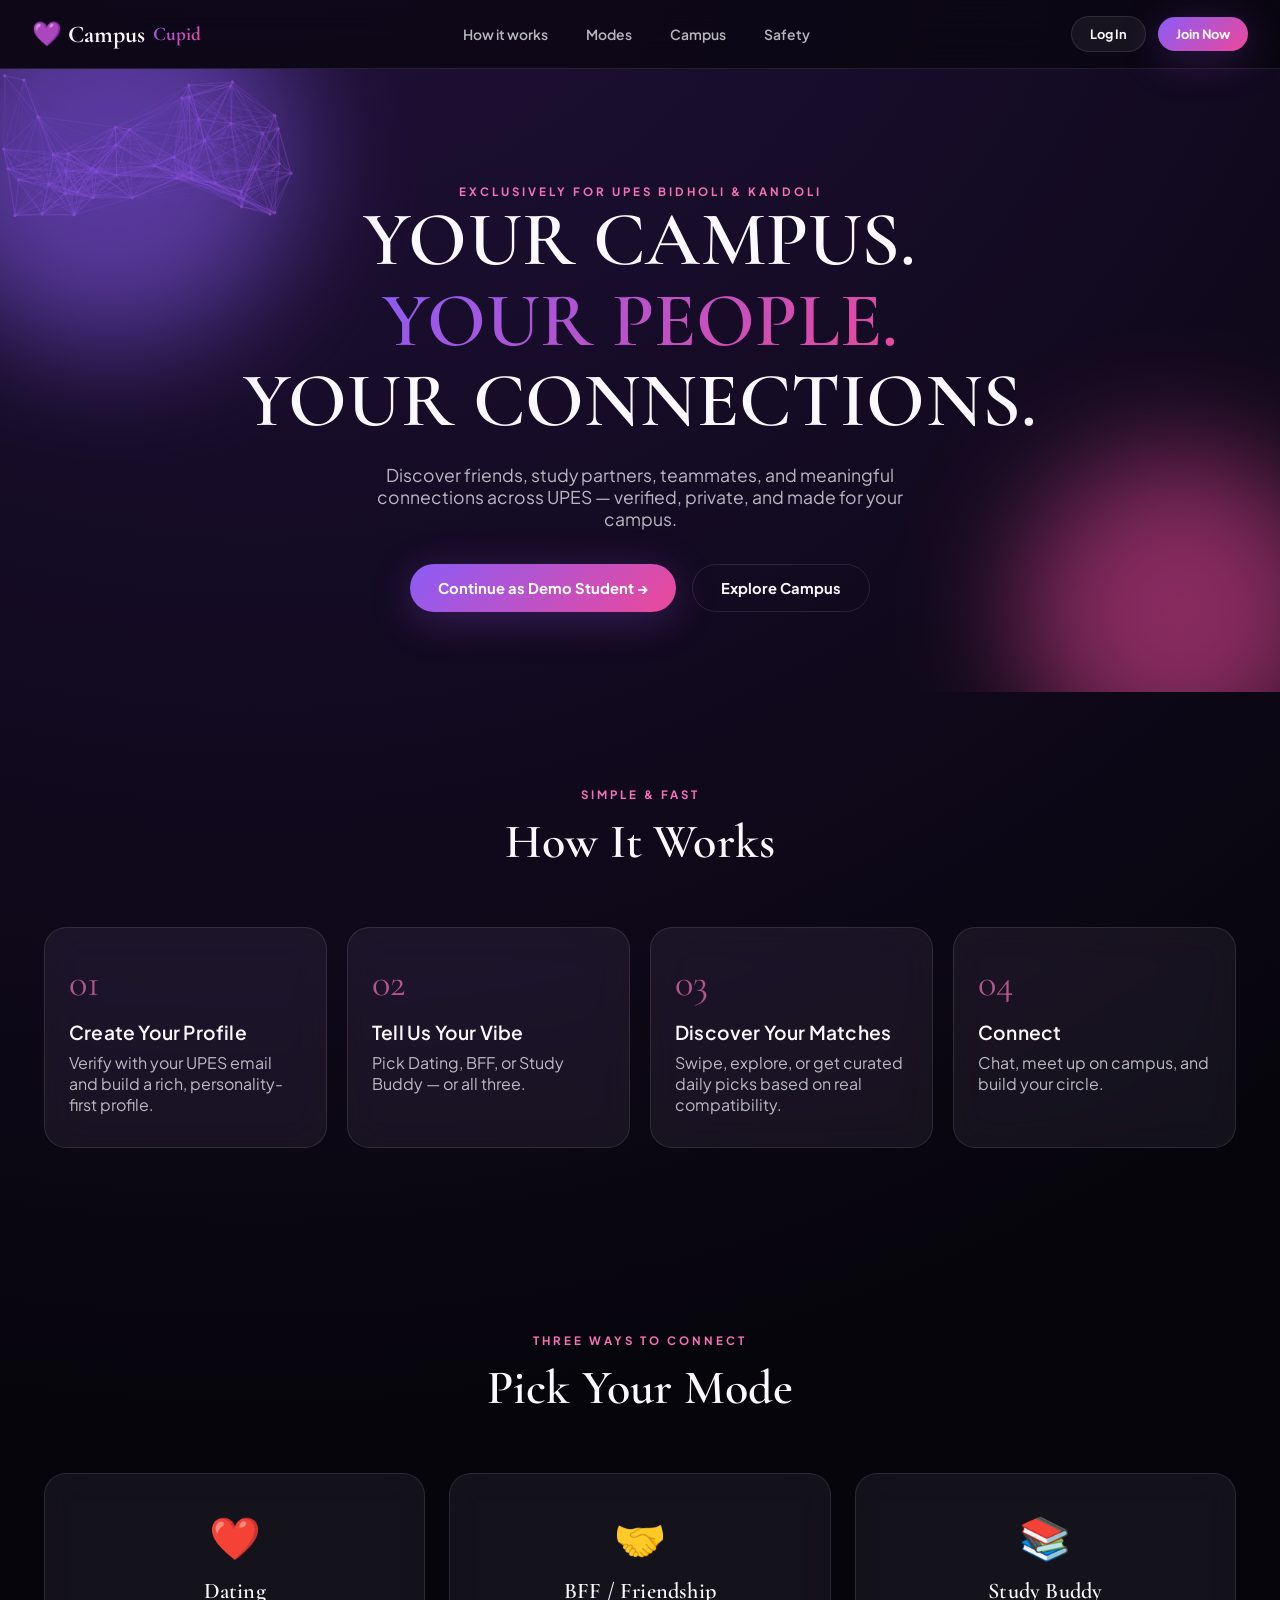
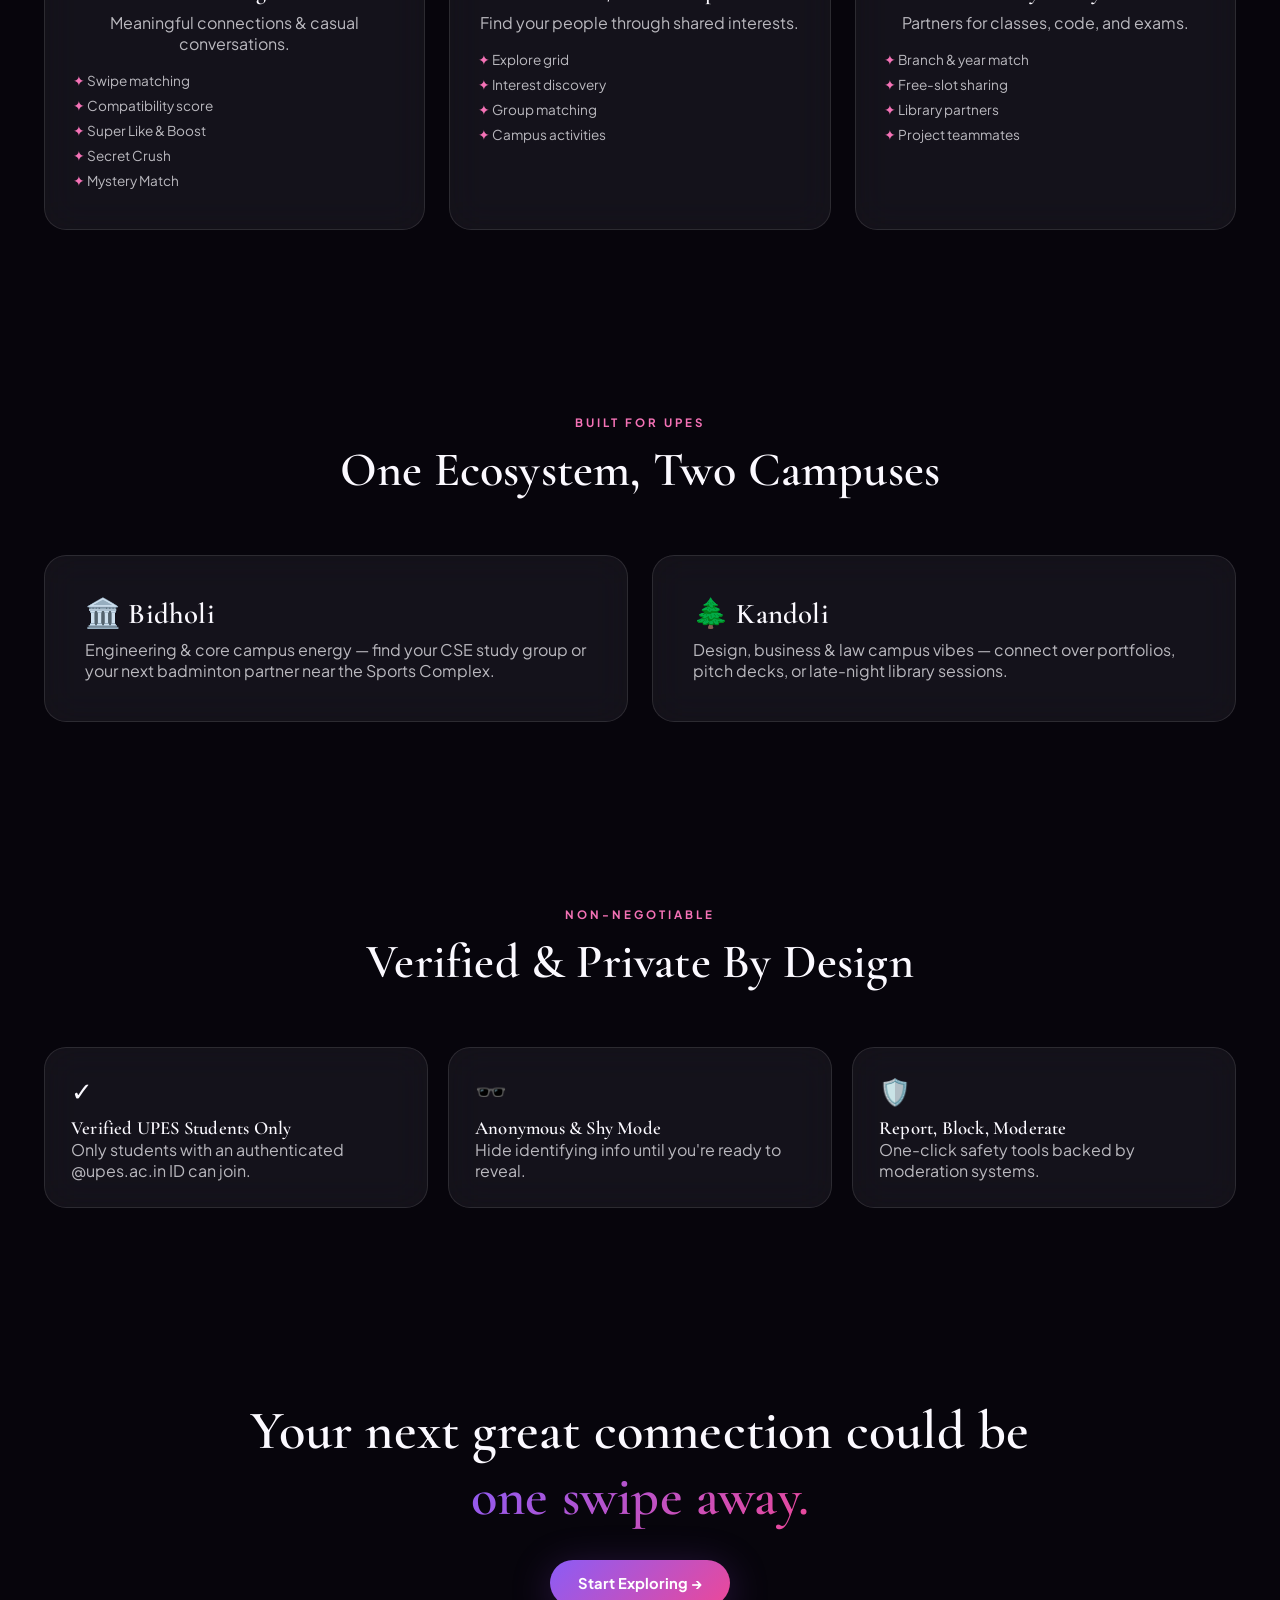
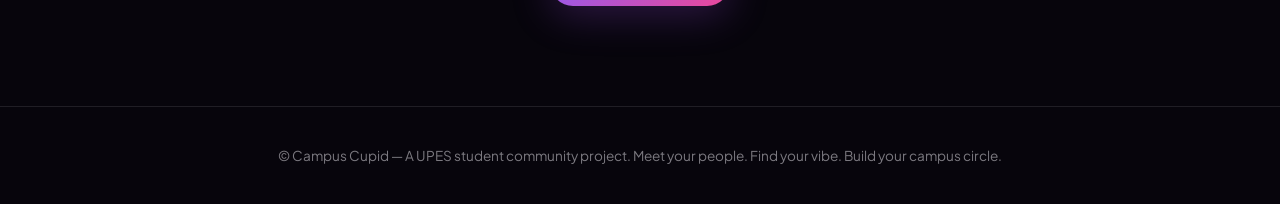
<file: index.html>
<!DOCTYPE html>
<html lang="en">
<head>
<meta charset="UTF-8"><meta name="viewport" content="width=device-width, initial-scale=1.0">
<title>Campus Cupid 💜 | Connect. Match. Belong.</title>
<link rel="preconnect" href="https://fonts.googleapis.com">
<link href="https://fonts.googleapis.com/css2?family=Cormorant+Garamond:wght@500;600;700&family=Plus+Jakarta+Sans:wght@400;500;600;700;800&display=swap" rel="stylesheet">
<link rel="stylesheet" href="css/style.css">
<link rel="stylesheet" href="css/animations.css">
<link rel="stylesheet" href="css/responsive.css">
</head>
<body>
<div id="toast-container"></div>

<header class="site-header">
  <a href="index.html" class="logo">💜 Campus<span class="gradient-text">Cupid</span></a>
  <nav class="nav-links">
    <a href="#how">How it works</a><a href="#modes">Modes</a><a href="#campus">Campus</a><a href="#safety">Safety</a>
  </nav>
  <div class="header-actions">
    <button class="btn btn-ghost btn-sm" onclick="CC.openModal('loginModal')">Log In</button>
    <button class="btn btn-primary btn-sm" onclick="CC.openModal('registerModal')">Join Now</button>
  </div>
</header>

<section class="hero">
  <canvas id="particle-canvas"></canvas>
  <div class="orb orb1"></div><div class="orb orb2"></div>
  <span class="eyebrow">Exclusively for UPES Bidholi &amp; Kandoli</span>
  <h1>YOUR CAMPUS.<br><span class="gradient-text">YOUR PEOPLE.</span><br>YOUR CONNECTIONS.</h1>
  <p>Discover friends, study partners, teammates, and meaningful connections across UPES — verified, private, and made for your campus.</p>
  <div class="hero-cta">
    <button class="btn btn-primary" onclick="ccStartDemo()">Continue as Demo Student →</button>
    <a href="#how" class="btn btn-outline">Explore Campus</a>
  </div>
</section>

<section id="how">
  <div class="container">
    <div class="section-head"><span class="eyebrow">Simple &amp; Fast</span><h2>How It Works</h2></div>
    <div class="steps">
      <div class="step-card glass"><div class="step-num">01</div><h3>Create Your Profile</h3><p class="text-muted">Verify with your UPES email and build a rich, personality-first profile.</p></div>
      <div class="step-card glass"><div class="step-num">02</div><h3>Tell Us Your Vibe</h3><p class="text-muted">Pick Dating, BFF, or Study Buddy — or all three.</p></div>
      <div class="step-card glass"><div class="step-num">03</div><h3>Discover Your Matches</h3><p class="text-muted">Swipe, explore, or get curated daily picks based on real compatibility.</p></div>
      <div class="step-card glass"><div class="step-num">04</div><h3>Connect</h3><p class="text-muted">Chat, meet up on campus, and build your circle.</p></div>
    </div>
  </div>
</section>

<section id="modes">
  <div class="container">
    <div class="section-head"><span class="eyebrow">Three Ways To Connect</span><h2>Pick Your Mode</h2></div>
    <div class="modes-grid">
      <div class="mode-card glass"><div class="mode-emoji">❤️</div><h3>Dating</h3><p class="text-muted">Meaningful connections &amp; casual conversations.</p>
        <ul><li>Swipe matching</li><li>Compatibility score</li><li>Super Like &amp; Boost</li><li>Secret Crush</li><li>Mystery Match</li></ul></div>
      <div class="mode-card glass"><div class="mode-emoji">🤝</div><h3>BFF / Friendship</h3><p class="text-muted">Find your people through shared interests.</p>
        <ul><li>Explore grid</li><li>Interest discovery</li><li>Group matching</li><li>Campus activities</li></ul></div>
      <div class="mode-card glass"><div class="mode-emoji">📚</div><h3>Study Buddy</h3><p class="text-muted">Partners for classes, code, and exams.</p>
        <ul><li>Branch &amp; year match</li><li>Free-slot sharing</li><li>Library partners</li><li>Project teammates</li></ul></div>
    </div>
  </div>
</section>

<section id="campus">
  <div class="container">
    <div class="section-head"><span class="eyebrow">Built For UPES</span><h2>One Ecosystem, Two Campuses</h2></div>
    <div class="campus-grid">
      <div class="campus-card glass"><h3>🏛️ Bidholi</h3><p class="text-muted">Engineering &amp; core campus energy — find your CSE study group or your next badminton partner near the Sports Complex.</p></div>
      <div class="campus-card glass"><h3>🌲 Kandoli</h3><p class="text-muted">Design, business &amp; law campus vibes — connect over portfolios, pitch decks, or late-night library sessions.</p></div>
    </div>
  </div>
</section>

<section id="safety">
  <div class="container">
    <div class="section-head"><span class="eyebrow">Non-Negotiable</span><h2>Verified &amp; Private By Design</h2></div>
    <div class="safety-grid">
      <div class="safety-card glass"><div class="ic">✓</div><h3>Verified UPES Students Only</h3><p class="text-muted">Only students with an authenticated @upes.ac.in ID can join.</p></div>
      <div class="safety-card glass"><div class="ic">🕶️</div><h3>Anonymous &amp; Shy Mode</h3><p class="text-muted">Hide identifying info until you're ready to reveal.</p></div>
      <div class="safety-card glass"><div class="ic">🛡️</div><h3>Report, Block, Moderate</h3><p class="text-muted">One-click safety tools backed by moderation systems.</p></div>
    </div>
  </div>
</section>

<section class="final-cta">
  <div class="container">
    <h2>Your next great connection could be <span class="gradient-text">one swipe away.</span></h2>
    <button class="btn btn-primary" onclick="ccStartDemo()">Start Exploring →</button>
  </div>
</section>

<footer>© Campus Cupid — A UPES student community project. Meet your people. Find your vibe. Build your campus circle.</footer>

<!-- LOGIN MODAL -->
<div class="modal-overlay" id="loginModal">
  <div class="modal-box glass" style="position:relative;">
    <span class="close-x" data-close-modal="loginModal">✕</span>
    <h2 class="gradient-text" style="margin-bottom:20px;">Welcome Back</h2>
    <form onsubmit="return ccMockLogin(event)">
      <div class="form-group"><label>UPES Email</label><input class="form-control" type="email" placeholder="yourname@upes.ac.in" required></div>
      <div class="form-group"><label>Password</label><input class="form-control" type="password" required></div>
      <button class="btn btn-primary" style="width:100%;">Log In</button>
    </form>
    <p class="text-dim" style="text-align:center;margin-top:16px;font-size:.8rem;">or</p>
    <button class="btn btn-outline" style="width:100%;margin-top:10px;" onclick="ccStartDemo()">Continue as Demo Student</button>
  </div>
</div>

<!-- REGISTER MODAL -->
<div class="modal-overlay" id="registerModal">
  <div class="modal-box glass" style="position:relative;">
    <span class="close-x" data-close-modal="registerModal">✕</span>
    <h2 class="gradient-text" style="margin-bottom:6px;">Join Campus Cupid</h2>
    <p class="text-dim" style="margin-bottom:20px;font-size:.85rem;">Only verified UPES students can access the community.</p>
    <form onsubmit="return ccMockRegister(event)">
      <div class="form-group"><label>Full Name</label><input class="form-control" required></div>
      <div class="form-group"><label>UPES Email</label><input class="form-control" id="regEmail" type="email" placeholder="yourname@upes.ac.in" required></div>
      <div class="form-row">
        <div class="form-group"><label>Campus</label><select class="form-control"><option>Bidholi</option><option>Kandoli</option></select></div>
        <div class="form-group"><label>Academic Year</label><select class="form-control"><option>1</option><option>2</option><option>3</option><option>4</option></select></div>
      </div>
      <div class="form-row">
        <div class="form-group"><label>Course</label><input class="form-control" placeholder="B.Tech / BBA / B.Des"></div>
        <div class="form-group"><label>Branch</label><input class="form-control" placeholder="CSE / Design / Finance"></div>
      </div>
      <div class="form-group"><label>Student ID</label><input class="form-control" required></div>
      <div class="form-group"><label>Password</label><input class="form-control" type="password" required></div>
      <p id="regError" style="font-size:.8rem;color:var(--danger);min-height:18px;"></p>
      <button class="btn btn-primary" style="width:100%;">Create Account &amp; Verify</button>
    </form>
  </div>
</div>

<script src="js/mock-data.js"></script>
<script src="js/matching.js"></script>
<script src="js/app.js"></script>
<script src="js/auth.js"></script>
<script>initParticles('particle-canvas');</script>
</body>
</html>
</file>
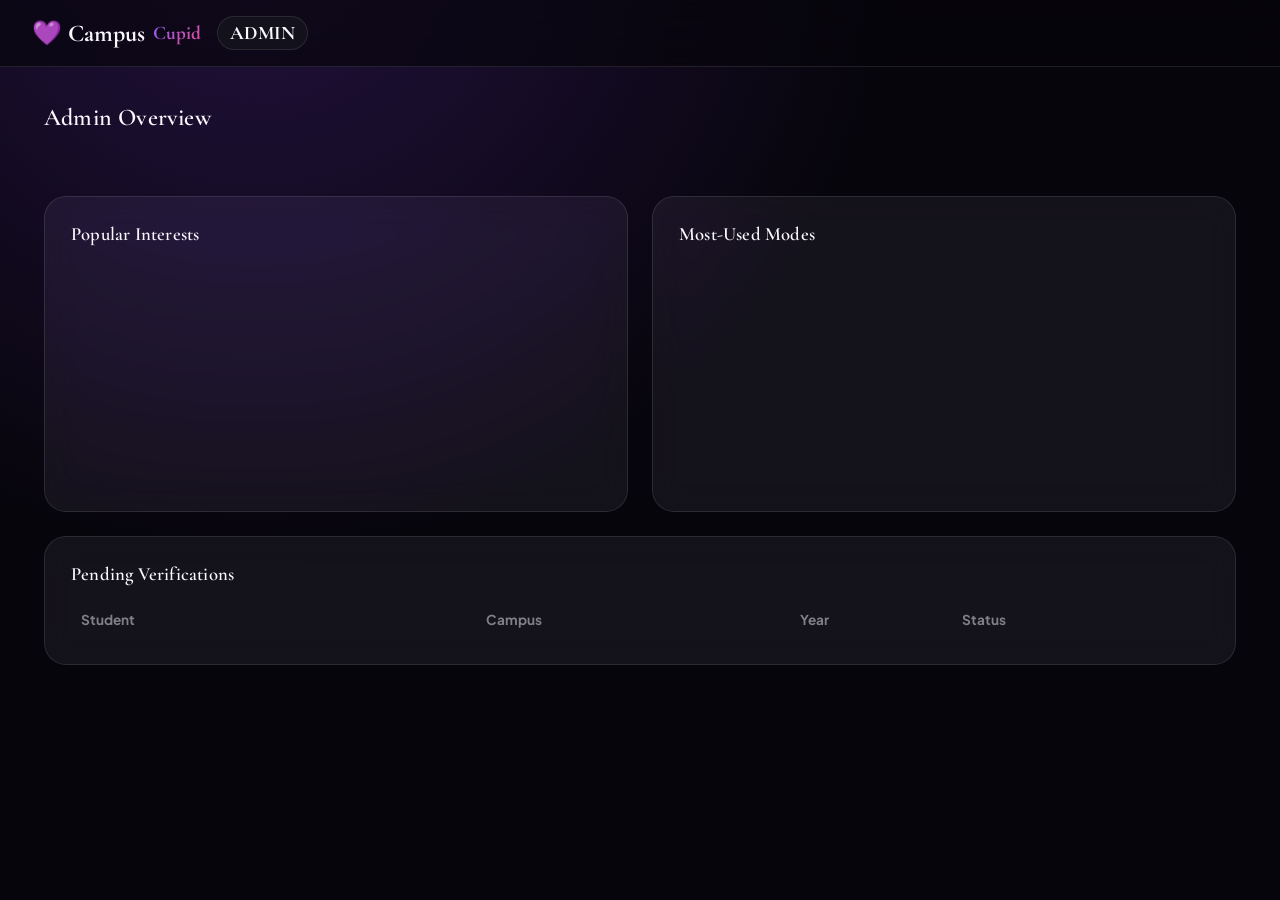
<file: admin.html>
<!DOCTYPE html>
<html lang="en"><head>
<meta charset="UTF-8"><meta name="viewport" content="width=device-width, initial-scale=1.0">
<title>Admin Dashboard | Campus Cupid</title>
<link href="https://fonts.googleapis.com/css2?family=Cormorant+Garamond:wght@600;700&family=Plus+Jakarta+Sans:wght@400;500;600;700;800&display=swap" rel="stylesheet">
<link rel="stylesheet" href="css/style.css"><link rel="stylesheet" href="css/animations.css"><link rel="stylesheet" href="css/responsive.css">
</head><body>
<div id="toast-container"></div>
<header class="site-header">
  <a href="index.html" class="logo">💜 Campus<span class="gradient-text">Cupid</span> <span class="badge" style="margin-left:8px;">ADMIN</span></a>
</header>

<div class="container page-enter" style="padding-top:36px;">
  <h2 style="margin-bottom:24px;">Admin Overview</h2>
  <div class="admin-stats" id="statCards"></div>

  <div style="display:grid;grid-template-columns:1fr 1fr;gap:24px;margin-top:40px;">
    <div class="glass" style="padding:26px;">
      <h3 style="margin-bottom:20px;">Popular Interests</h3>
      <div class="bar-chart" id="interestChart"></div>
    </div>
    <div class="glass" style="padding:26px;">
      <h3 style="margin-bottom:20px;">Most-Used Modes</h3>
      <div class="bar-chart" id="modeChart"></div>
    </div>
  </div>

  <div class="glass" style="padding:26px;margin-top:24px;">
    <h3 style="margin-bottom:16px;">Pending Verifications</h3>
    <table style="width:100%;border-collapse:collapse;font-size:.85rem;">
      <thead><tr style="text-align:left;color:var(--text-2);"><th style="padding:10px;">Student</th><th>Campus</th><th>Year</th><th>Status</th><th></th></tr></thead>
      <tbody id="pendingBody"></tbody>
    </table>
  </div>
</div>

<script src="js/mock-data.js"></script>
<script>
const stats=[
  ['Total Students', STUDENTS.length+  '  ', '👥'],
  ['Verified Profiles', STUDENTS.filter(s=>s.verified).length, '✓'],
  ['Active Today', Math.round(STUDENTS.length*0.7), '🟢'],
  ['Reports', 2, '🚩'],
  ['Matches Created', 34, '💜'],
];
document.getElementById('statCards').innerHTML = stats.map(([l,n,i])=>`
  <div class="stat-card glass"><div style="font-size:1.4rem;">${i}</div><div class="num gradient-text">${n}</div><div class="text-dim" style="font-size:.8rem;">${l}</div></div>`).join('');

const interestCount={};
STUDENTS.forEach(s=>s.interests.forEach(i=>interestCount[i]=(interestCount[i]||0)+1));
const top=Object.entries(interestCount).sort((a,b)=>b[1]-a[1]).slice(0,6);
const max=Math.max(...top.map(t=>t[1]));
document.getElementById('interestChart').innerHTML = top.map(([name,c])=>`<div class="bar" style="height:${c/max*100}%"><span>${name}</span></div>`).join('');

const modeCount={};
STUDENTS.forEach(s=>s.lookingFor.forEach(m=>modeCount[m]=(modeCount[m]||0)+1));
const modes=Object.entries(modeCount);
const maxM=Math.max(...modes.map(m=>m[1]));
document.getElementById('modeChart').innerHTML = modes.map(([name,c])=>`<div class="bar" style="height:${c/maxM*100}%;background:linear-gradient(135deg,#fbbf24,#ec4899);"><span>${name}</span></div>`).join('');

document.getElementById('pendingBody').innerHTML = STUDENTS.filter(s=>!s.verified).map(s=>`
  <tr style="border-top:1px solid var(--border);"><td style="padding:10px;">${s.name}</td><td>${s.campus}</td><td>Y${s.year}</td>
  <td><span class="badge">Pending</span></td><td><button class="btn btn-primary btn-sm" onclick="this.closest('tr').remove()">Approve</button></td></tr>`).join('')
  || `<tr><td colspan="5" style="padding:20px;text-align:center;color:var(--text-2);">No pending verifications 🎉</td></tr>`;
</script>
</body></html>
</file>
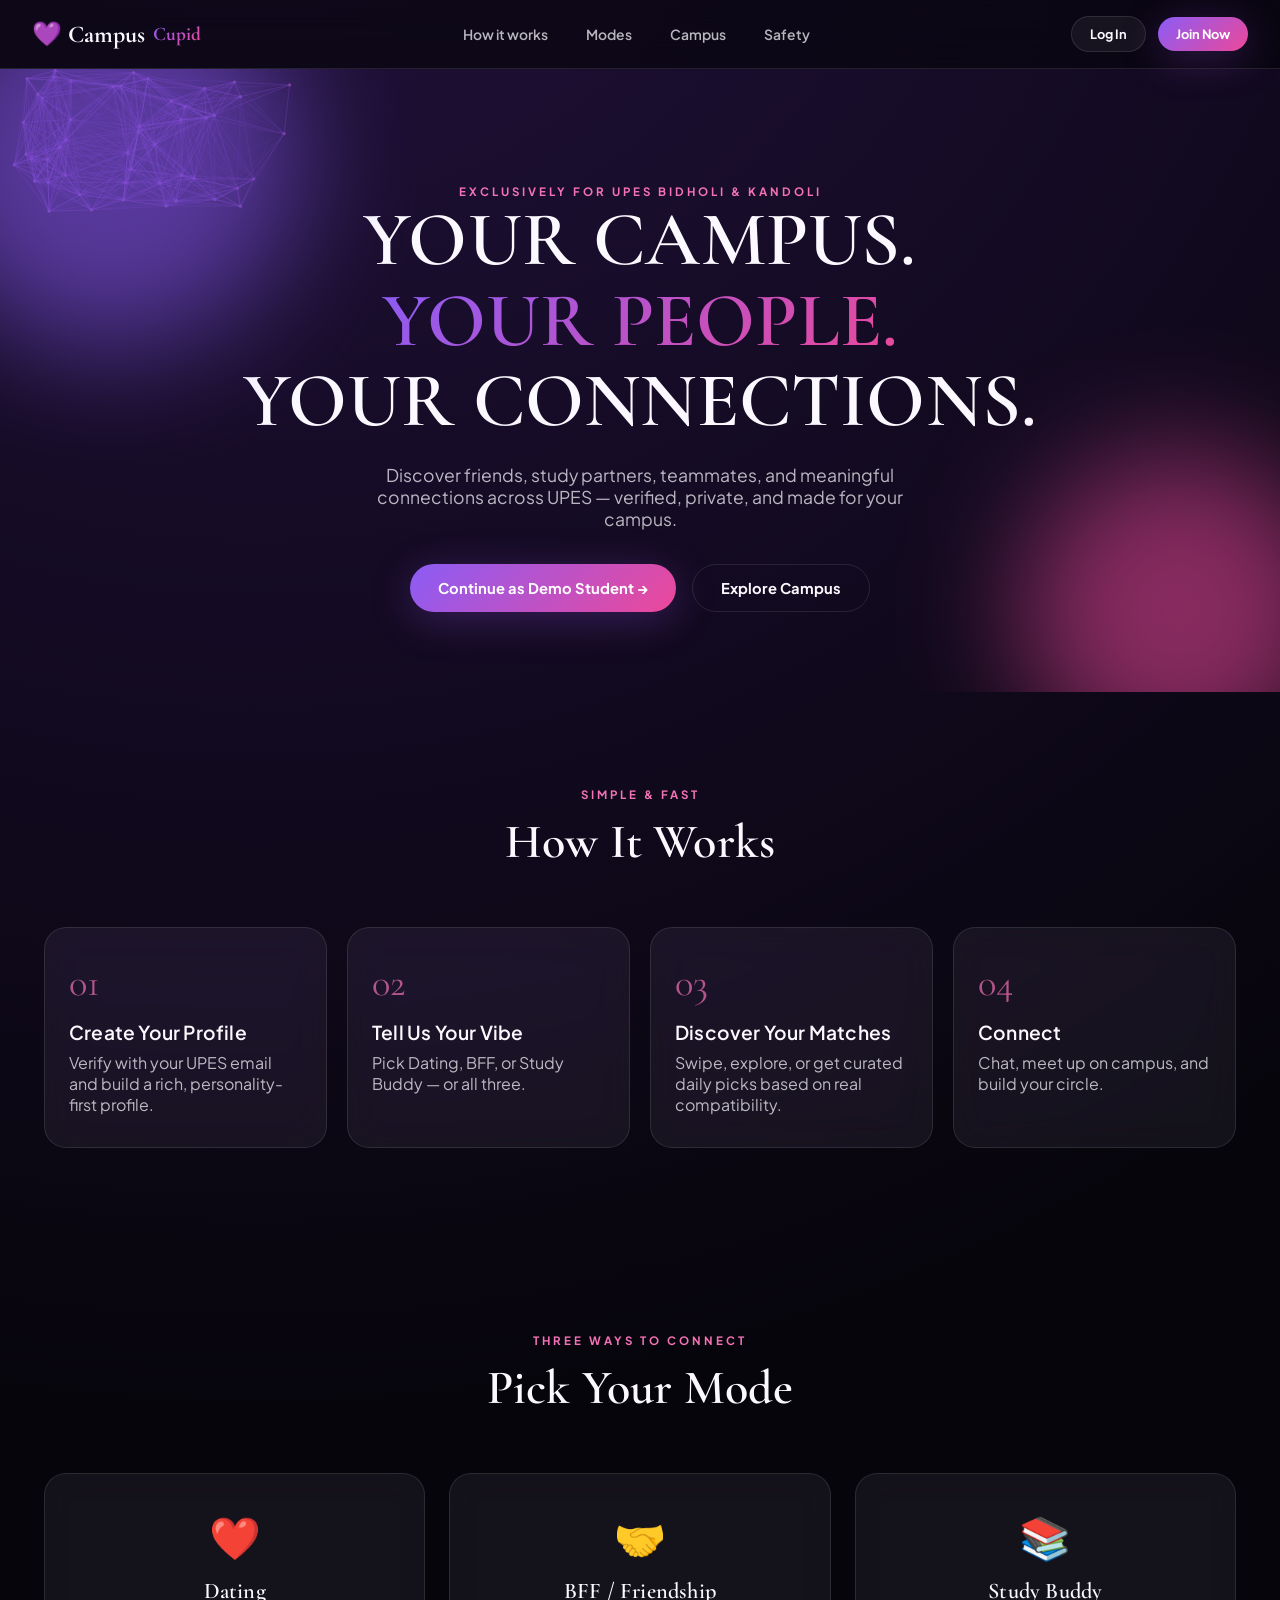
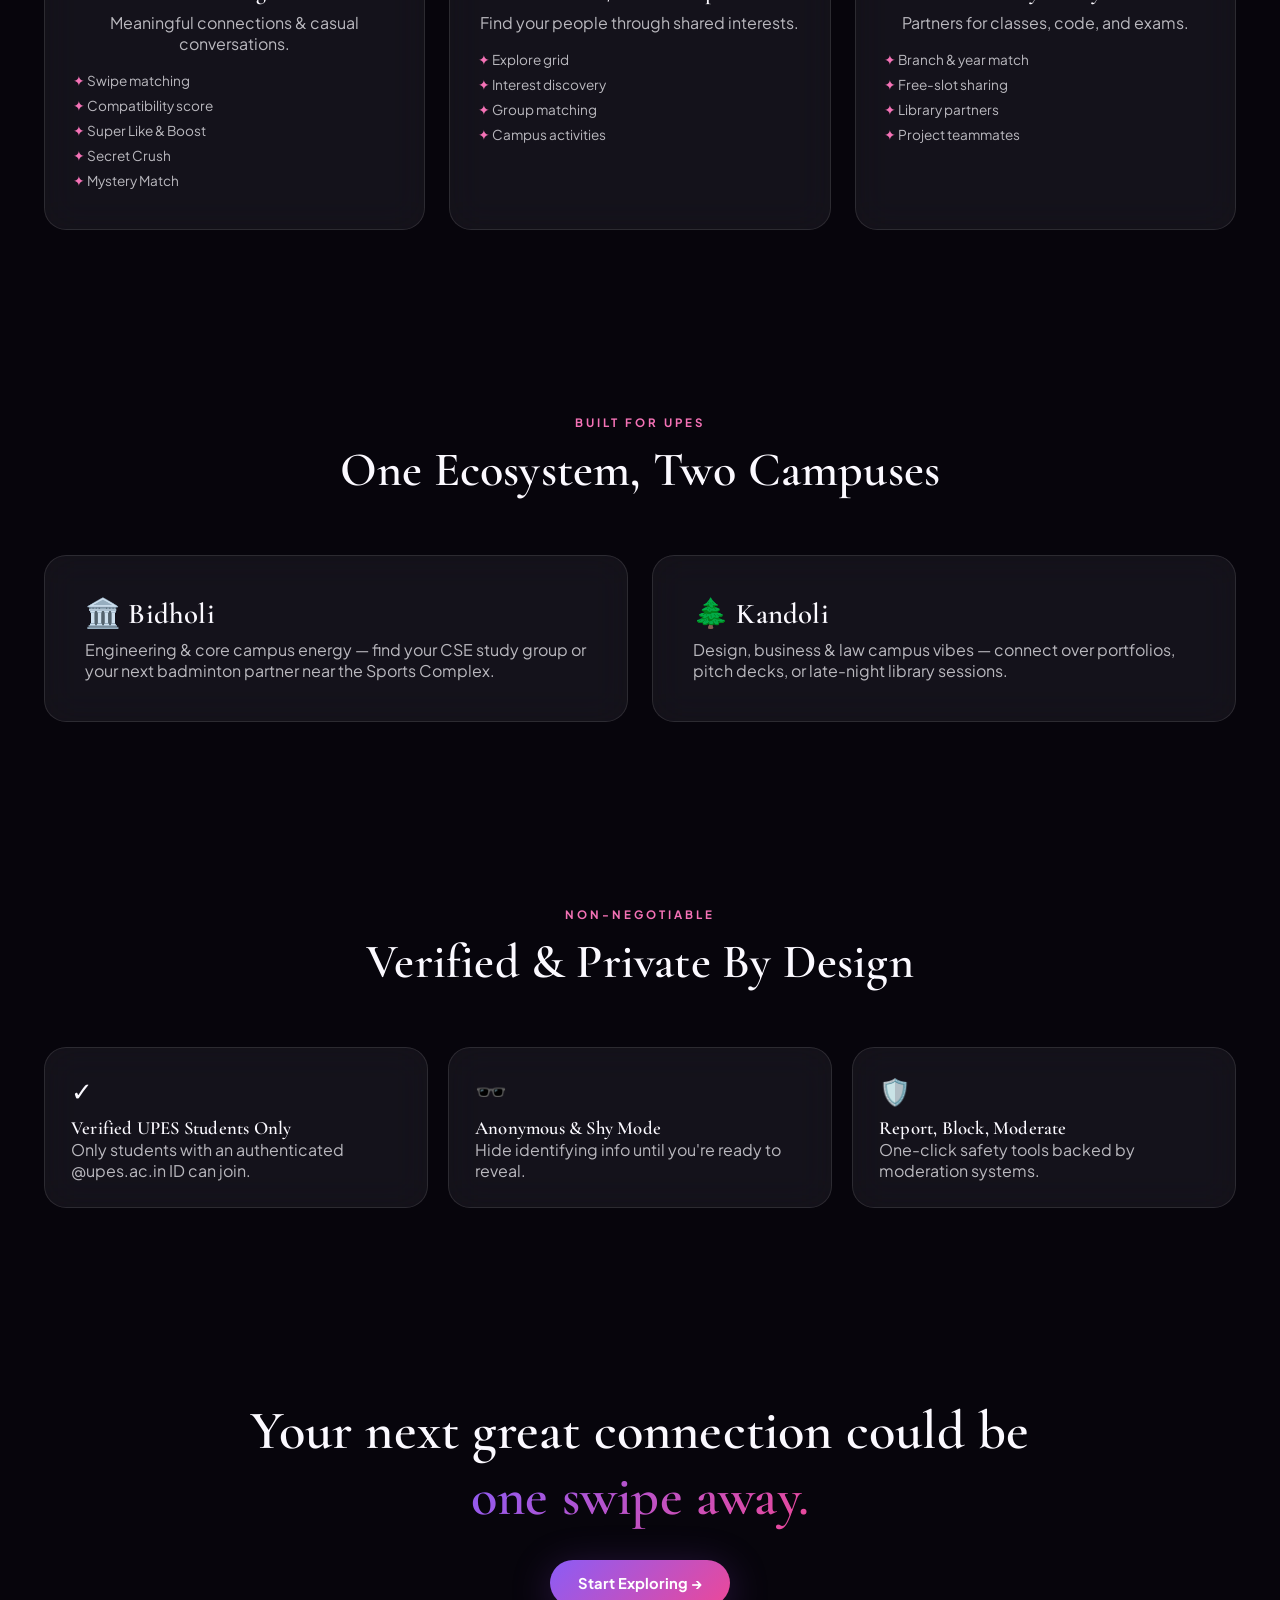
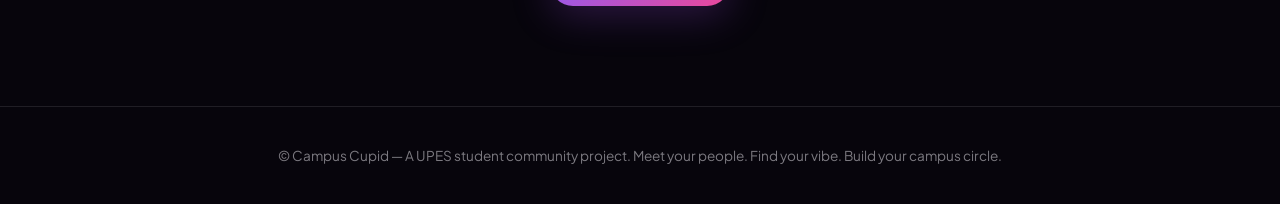
<file: discover.html>
<!DOCTYPE html>
<html lang="en"><head>
<meta charset="UTF-8"><meta name="viewport" content="width=device-width, initial-scale=1.0">
<title>Discover | Campus Cupid</title>
<link href="https://fonts.googleapis.com/css2?family=Cormorant+Garamond:wght@600;700&family=Plus+Jakarta+Sans:wght@400;500;600;700;800&display=swap" rel="stylesheet">
<link rel="stylesheet" href="css/style.css"><link rel="stylesheet" href="css/animations.css"><link rel="stylesheet" href="css/responsive.css">
</head><body>
<div id="toast-container"></div>
<header class="site-header" id="site-header"></header>

<div class="container page-enter" style="padding-top:36px;">
  <div class="mode-switch">
    <button data-mode="Dating" class="active">❤️ Dating</button>
    <button data-mode="Friendship">🤝 BFF</button>
    <button data-mode="Study Buddy">📚 Study Buddy</button>
    <button class="btn-ghost" style="border-radius:100px;padding:10px 20px;" onclick="CC.openSheet('filterSheet')">⚙️ Filters</button>
  </div>

  <div class="deck-wrap" id="deckWrap"></div>

  <div class="deck-actions">
    <button class="rewind" id="btnRewind" title="Rewind">↺</button>
    <button class="pass" id="btnPass" title="Pass">✕</button>
    <button class="superlike" id="btnSuper" title="Super Like">⭐</button>
    <button class="like" id="btnLike" title="Like">💜</button>
  </div>
</div>

<!-- Filter Bottom Sheet -->
<div class="sheet-overlay" id="filterSheet-overlay" onclick="CC.closeSheet('filterSheet')"></div>
<div class="sheet glass-strong" id="filterSheet">
  <div class="sheet-handle"></div>
  <h3 style="margin-bottom:18px;">Discovery Filters</h3>
  <div class="form-group">
    <label>Year Matching Mode</label>
    <select class="form-control" id="yearModeSelect">
      <option value="strict">Strict — Same Year Only</option>
      <option value="flexible" selected>Flexible — Same ± 1 Year</option>
      <option value="all">All Campus</option>
    </select>
  </div>
  <div class="form-group"><label>Campus</label>
    <select class="form-control"><option>Any</option><option>Bidholi</option><option>Kandoli</option></select>
  </div>
  <div class="form-group"><label>Interests</label>
    <div class="tag-cloud">${['Coding','Music','Gym','Travel','Gaming','Cricket'].map ? '' : ''}</div>
  </div>
  <button class="btn btn-primary" style="width:100%;" data-close-sheet="filterSheet">Apply Filters</button>
</div>

<nav class="mobile-nav" id="mobile-nav"></nav>

<script src="js/mock-data.js"></script>
<script src="js/matching.js"></script>
<script src="js/app.js"></script>
<script src="js/discovery.js"></script>
<script>
  CC.init('discover.html');
  const urlMode = new URLSearchParams(location.search).get('mode');
  if(urlMode) Discovery.mode = urlMode;
  Discovery.init();
  document.querySelectorAll('.mode-switch button[data-mode]').forEach(b=>{
    if(b.dataset.mode===Discovery.mode){document.querySelectorAll('.mode-switch button').forEach(x=>x.classList.remove('active'));b.classList.add('active');}
  });
</script>
</body></html>
</file>
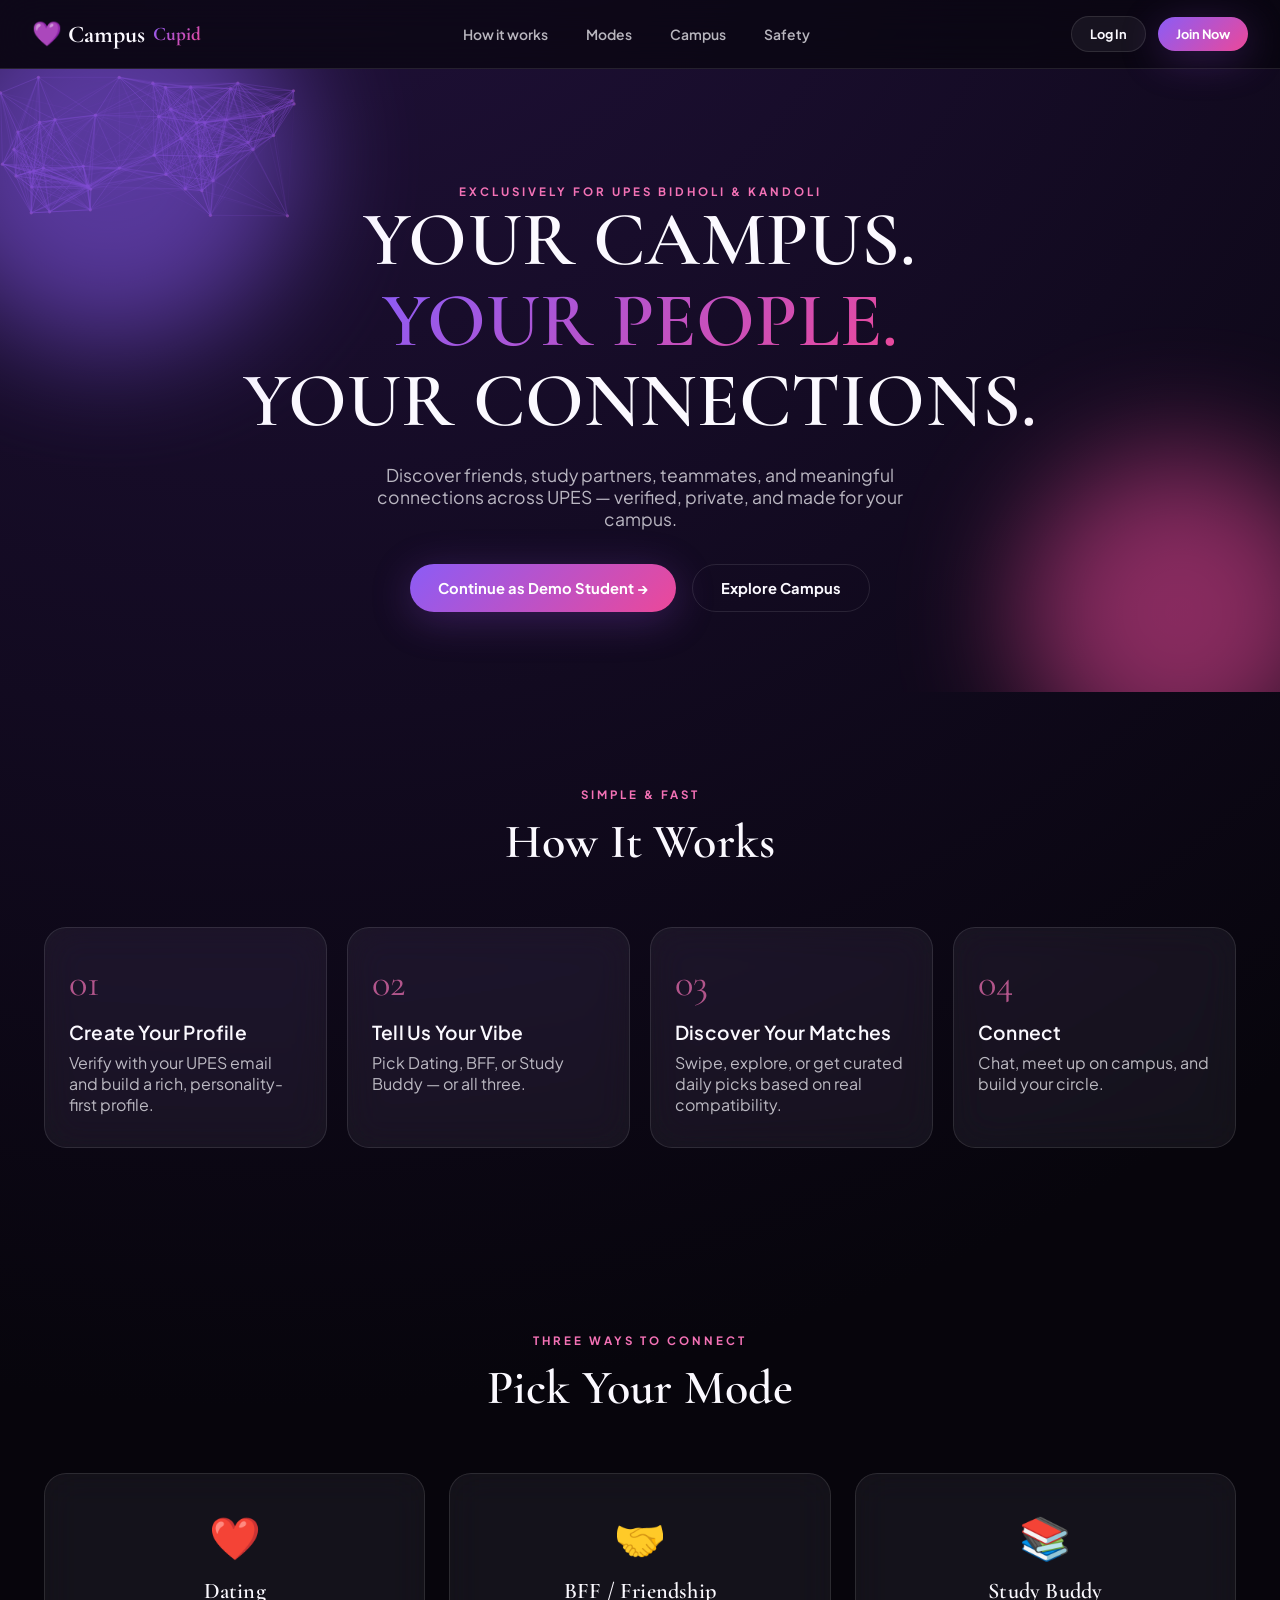
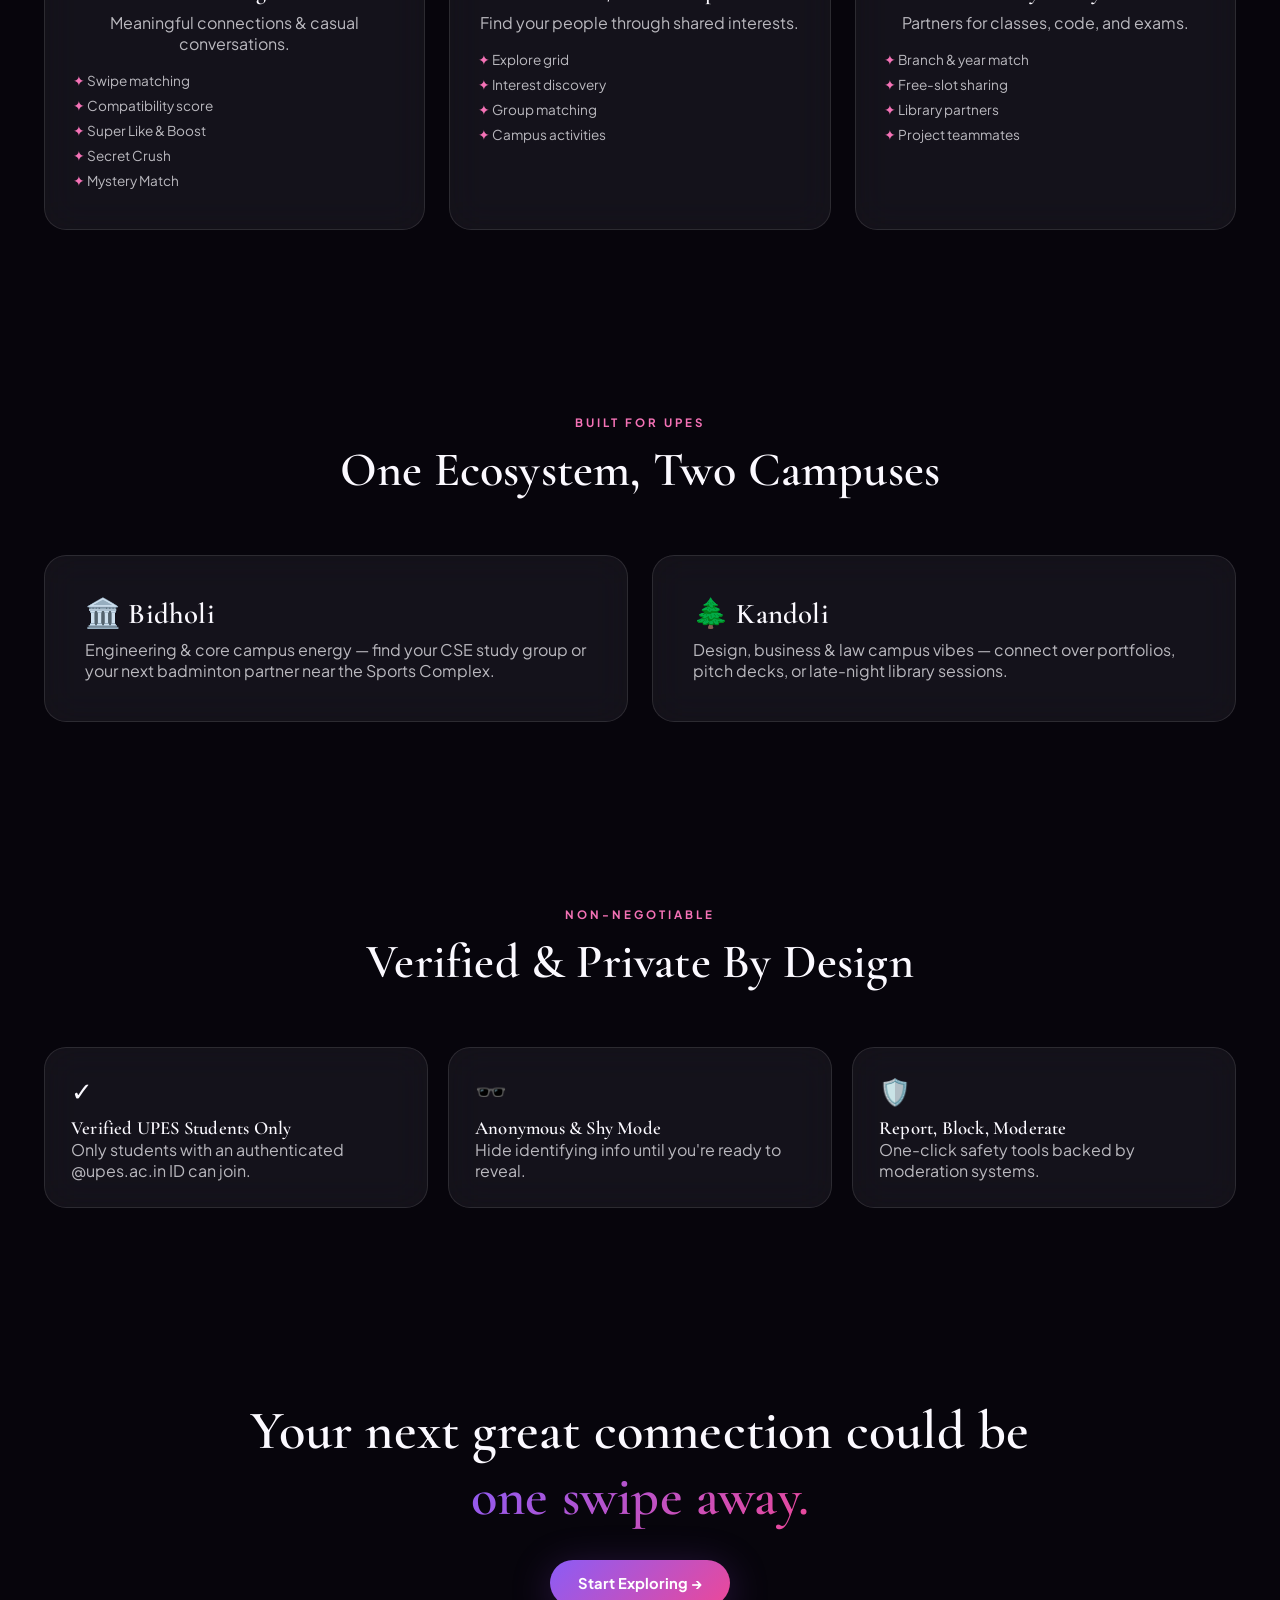
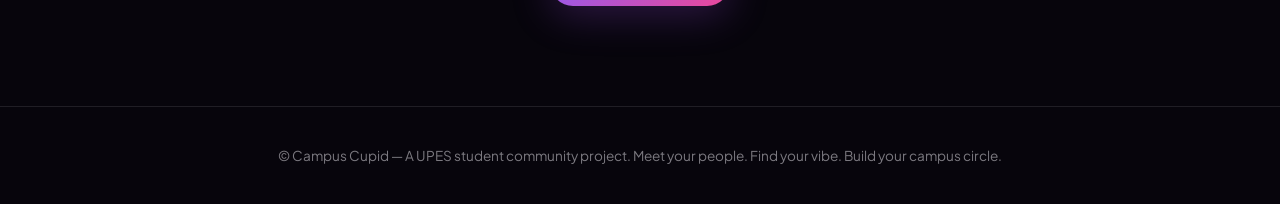
<file: explore.html>
<!DOCTYPE html>
<html lang="en"><head>
<meta charset="UTF-8"><meta name="viewport" content="width=device-width, initial-scale=1.0">
<title>Explore | Campus Cupid</title>
<link href="https://fonts.googleapis.com/css2?family=Cormorant+Garamond:wght@600;700&family=Plus+Jakarta+Sans:wght@400;500;600;700;800&display=swap" rel="stylesheet">
<link rel="stylesheet" href="css/style.css"><link rel="stylesheet" href="css/animations.css"><link rel="stylesheet" href="css/responsive.css">
</head><body>
<div id="toast-container"></div>
<header class="site-header" id="site-header"></header>

<div class="container page-enter" style="padding-top:36px;">
  <div class="section-head" style="text-align:left;max-width:none;margin-bottom:26px;display:flex;justify-content:space-between;align-items:center;">
    <div><span class="eyebrow">Friendship Mode</span><h2 style="font-size:1.8rem;">Explore Your Campus</h2></div>
    <button class="btn btn-ghost" onclick="CC.openSheet('filterSheet')">⚙️ Filters</button>
  </div>
  <div class="tag-cloud" id="interestFilterBar" style="margin-bottom:30px;"></div>
  <div class="explore-grid" id="exploreGrid"></div>
</div>

<div class="sheet-overlay" id="filterSheet-overlay" onclick="CC.closeSheet('filterSheet')"></div>
<div class="sheet glass-strong" id="filterSheet">
  <div class="sheet-handle"></div>
  <h3 style="margin-bottom:18px;">Filter Explore</h3>
  <div class="form-group"><label>Campus</label><select class="form-control" id="fCampus"><option>Any</option><option>Bidholi</option><option>Kandoli</option></select></div>
  <div class="form-group"><label>Year</label><select class="form-control" id="fYear"><option value="0">Any</option><option>1</option><option>2</option><option>3</option><option>4</option></select></div>
  <button class="btn btn-primary" style="width:100%;" onclick="renderExplore()" data-close-sheet="filterSheet">Apply</button>
</div>

<nav class="mobile-nav" id="mobile-nav"></nav>

<script src="js/mock-data.js"></script>
<script src="js/matching.js"></script>
<script src="js/app.js"></script>
<script>
CC.init('explore.html');
const me = CC.currentUser();
let activeInterests = [];

const allInterests=[...new Set(Object.values(INTERESTS).flat())];
document.getElementById('interestFilterBar').innerHTML = allInterests.slice(0,10).map(i=>`<span class="tag" data-i="${i}">${i}</span>`).join('');
document.querySelectorAll('#interestFilterBar .tag').forEach(t=>t.onclick=()=>{
  t.classList.toggle('active');
  const i=t.dataset.i;
  activeInterests = activeInterests.includes(i)? activeInterests.filter(x=>x!==i) : [...activeInterests,i];
  renderExplore();
});

function renderExplore(){
  const campus=document.getElementById('fCampus').value;
  const year=+document.getElementById('fYear').value;
  let pool = getOtherStudents(me.id);
  if(campus!=='Any') pool = pool.filter(s=>s.campus===campus);
  if(year) pool = pool.filter(s=>s.year===year);
  if(activeInterests.length) pool = pool.filter(s=>activeInterests.some(i=>s.interests.includes(i)));
  const ranked = rankByCompatibility(me, pool);
  const grid=document.getElementById('exploreGrid');
  if(!ranked.length){grid.innerHTML=`<div class="empty-state" style="grid-column:1/-1;"><div class="em">🔍</div><h3>No matches yet</h3><p>Try expanding your preferences.</p></div>`;return;}
  grid.innerHTML = ranked.map(r=>`
    <a href="profile.html?id=${r.student.id}" class="explore-card glass fade-in">
      <div class="thumb"><div class="avatar avatar-lg" style="background:${r.student.avatarBg}">${r.student.initials}</div></div>
      <div class="body">
        <h4>${r.student.name} ${r.student.verified?'✓':''}</h4>
        <div class="sub">Y${r.student.year} · ${r.student.branch} · ${r.student.campus}</div>
        <div class="tag-cloud" style="margin-bottom:10px;">${r.student.interests.slice(0,3).map(i=>`<span class="tag active" style="padding:5px 10px;font-size:.7rem;">${i}</span>`).join('')}</div>
        <span class="compat-pill">✨ ${r.percent}%</span>
      </div>
    </a>`).join('');
}
renderExplore();
</script>
</body></html>
</file>
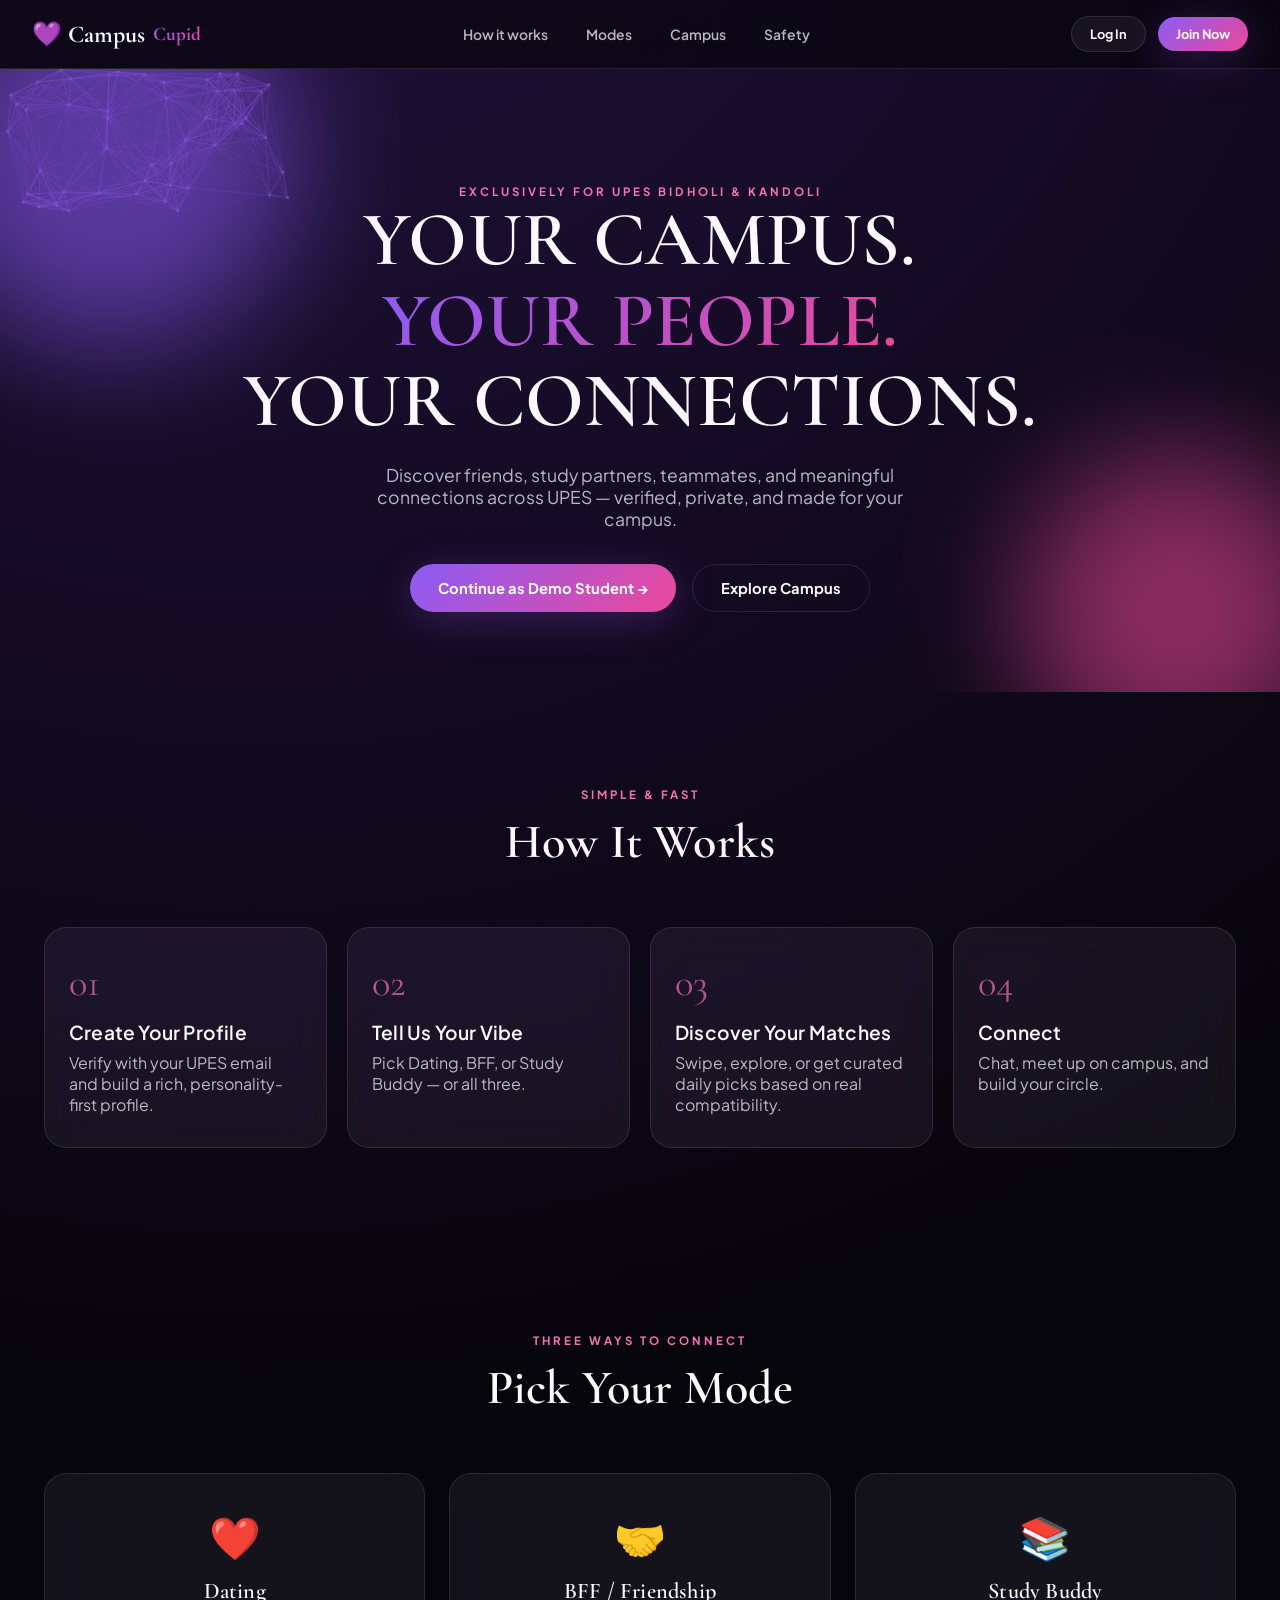
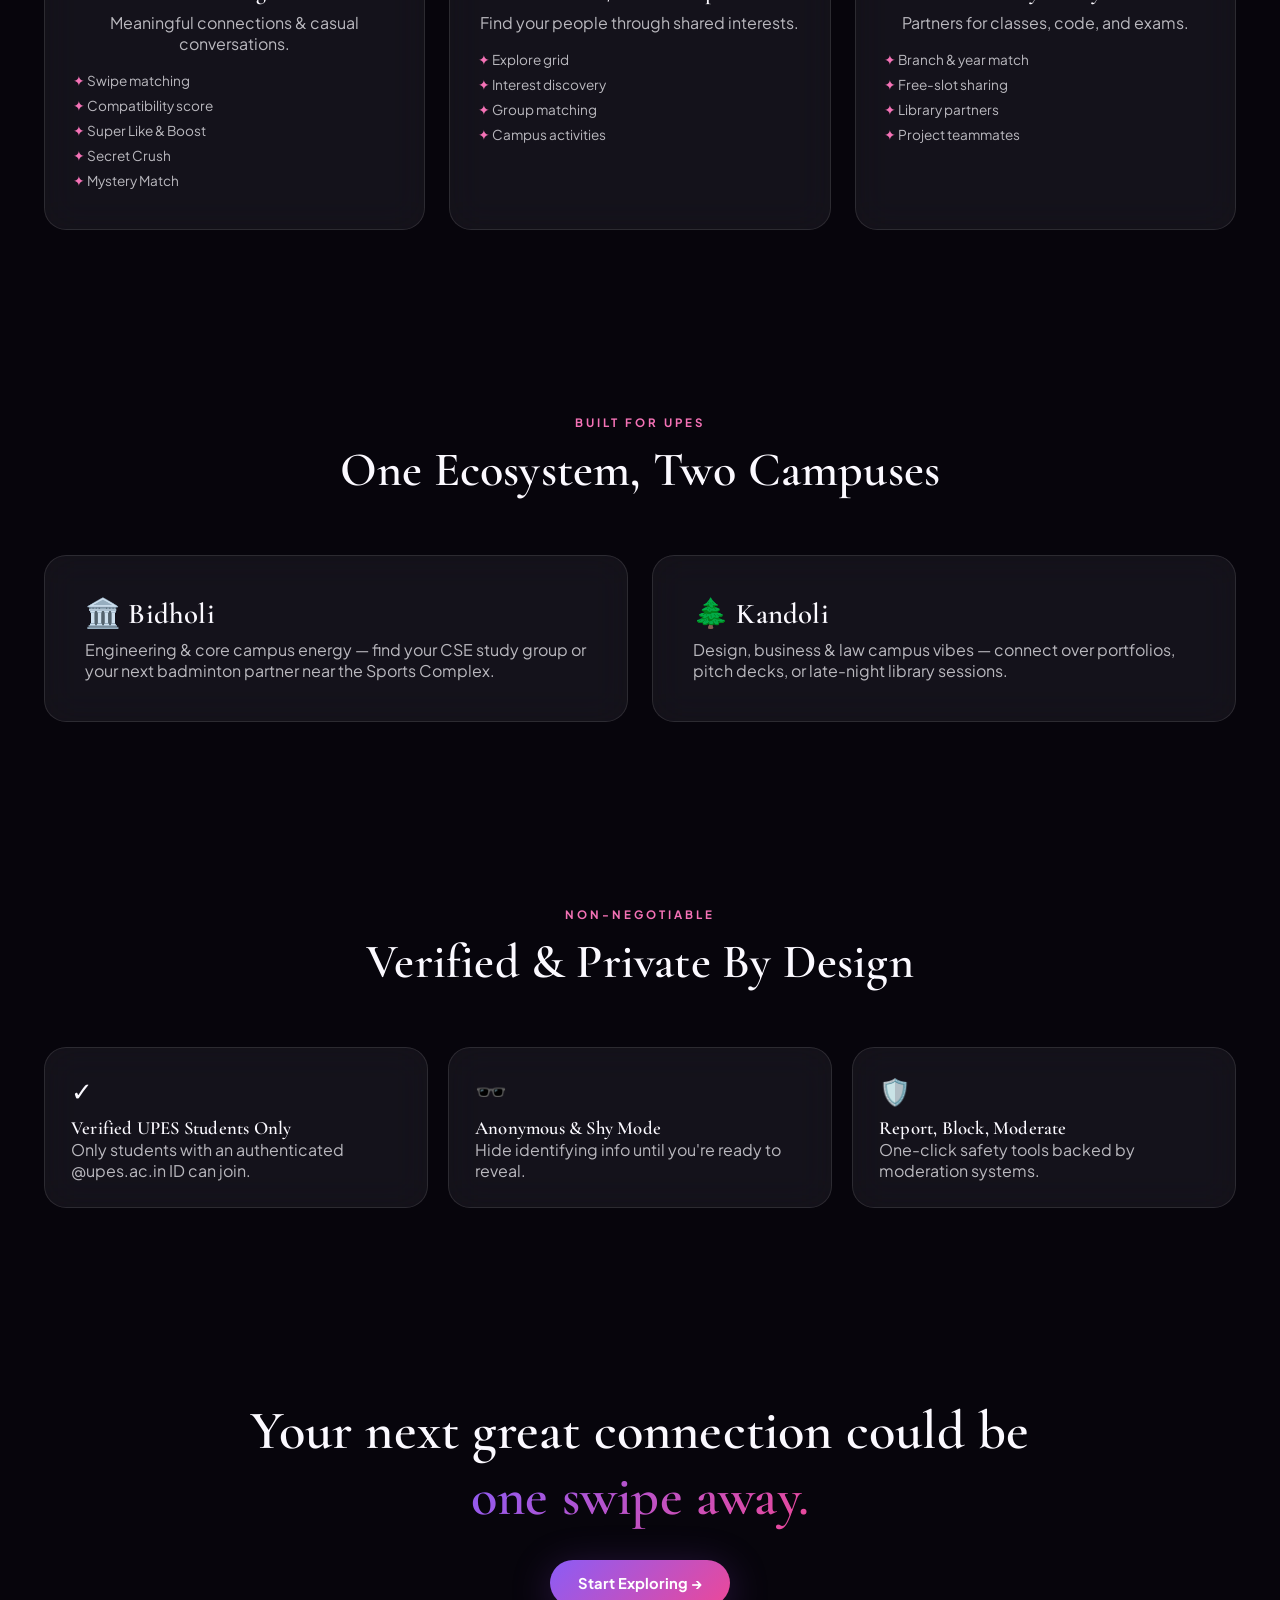
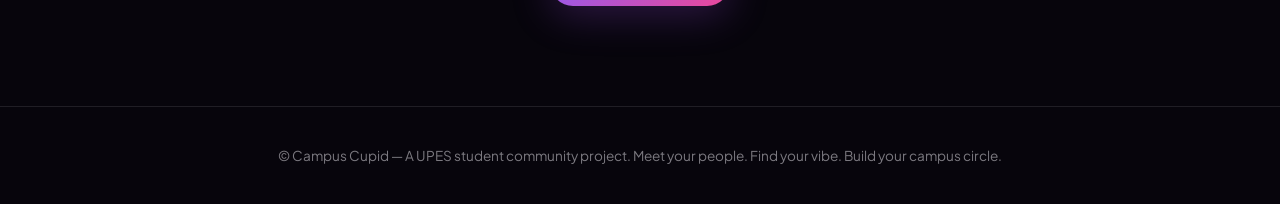
<file: groups.html>
<!DOCTYPE html>
<html lang="en"><head>
<meta charset="UTF-8"><meta name="viewport" content="width=device-width, initial-scale=1.0">
<title>Group Match | Campus Cupid</title>
<link href="https://fonts.googleapis.com/css2?family=Cormorant+Garamond:wght@600;700&family=Plus+Jakarta+Sans:wght@400;500;600;700;800&display=swap" rel="stylesheet">
<link rel="stylesheet" href="css/style.css"><link rel="stylesheet" href="css/animations.css"><link rel="stylesheet" href="css/responsive.css">
</head><body>
<div id="toast-container"></div>
<header class="site-header" id="site-header"></header>

<div class="container page-enter" style="padding-top:40px;text-align:center;">
  <span class="eyebrow">👥 Group Match</span>
  <h2 style="margin:10px 0 8px;">3 Friends ↔ 3 Friends</h2>
  <p class="text-muted" style="max-width:520px;margin:0 auto 40px;">Squad up for a cafe hangout, gaming session, or group study — matched with another campus squad.</p>

  <div class="glass" style="max-width:560px;margin:0 auto;padding:34px;text-align:left;">
    <div class="form-group"><label>Squad Name</label><input class="form-control" placeholder="e.g. The Debuggers"></div>
    <div class="form-group"><label>Activity</label>
      <select class="form-control"><option>☕ Cafe Hangout</option><option>🎮 Gaming</option><option>🏸 Sports</option><option>📚 Group Study</option><option>🗺️ Campus Exploration</option></select>
    </div>
    <div class="form-group"><label>Add Your Squad (2 more friends)</label>
      <div class="tag-cloud" id="squadPicker"></div>
    </div>
    <button class="btn btn-primary" style="width:100%;" onclick="CC.toast('👥 Squad request sent! Looking for a matching group...','success')">Find Matching Squad</button>
  </div>
</div>

<nav class="mobile-nav" id="mobile-nav"></nav>
<script src="js/mock-data.js"></script>
<script src="js/matching.js"></script>
<script src="js/app.js"></script>
<script>
CC.init('groups.html');
const me=CC.currentUser();
document.getElementById('squadPicker').innerHTML = getOtherStudents(me.id).slice(0,6).map(s=>`<span class="tag" data-id="${s.id}">${s.name}</span>`).join('');
document.querySelectorAll('#squadPicker .tag').forEach(t=>t.onclick=()=>t.classList.toggle('active'));
</script>
</body></html>
</file>
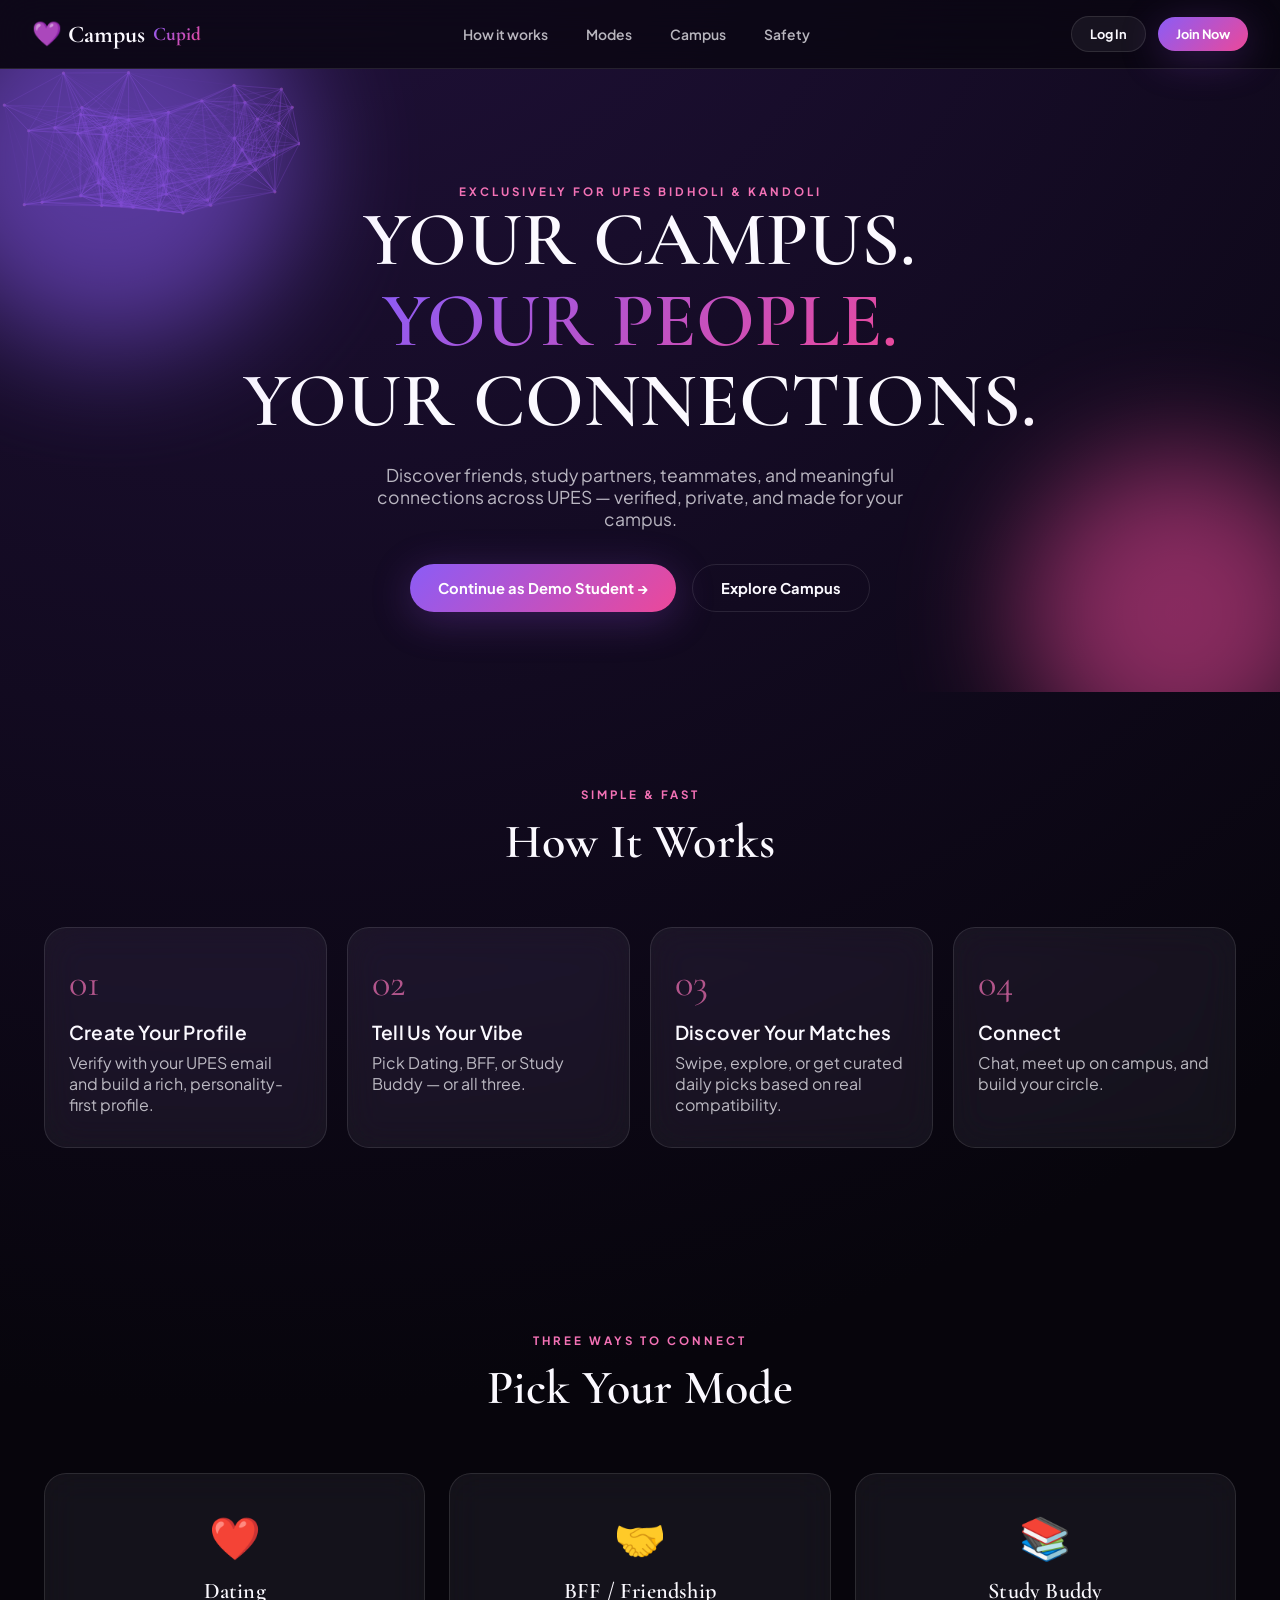
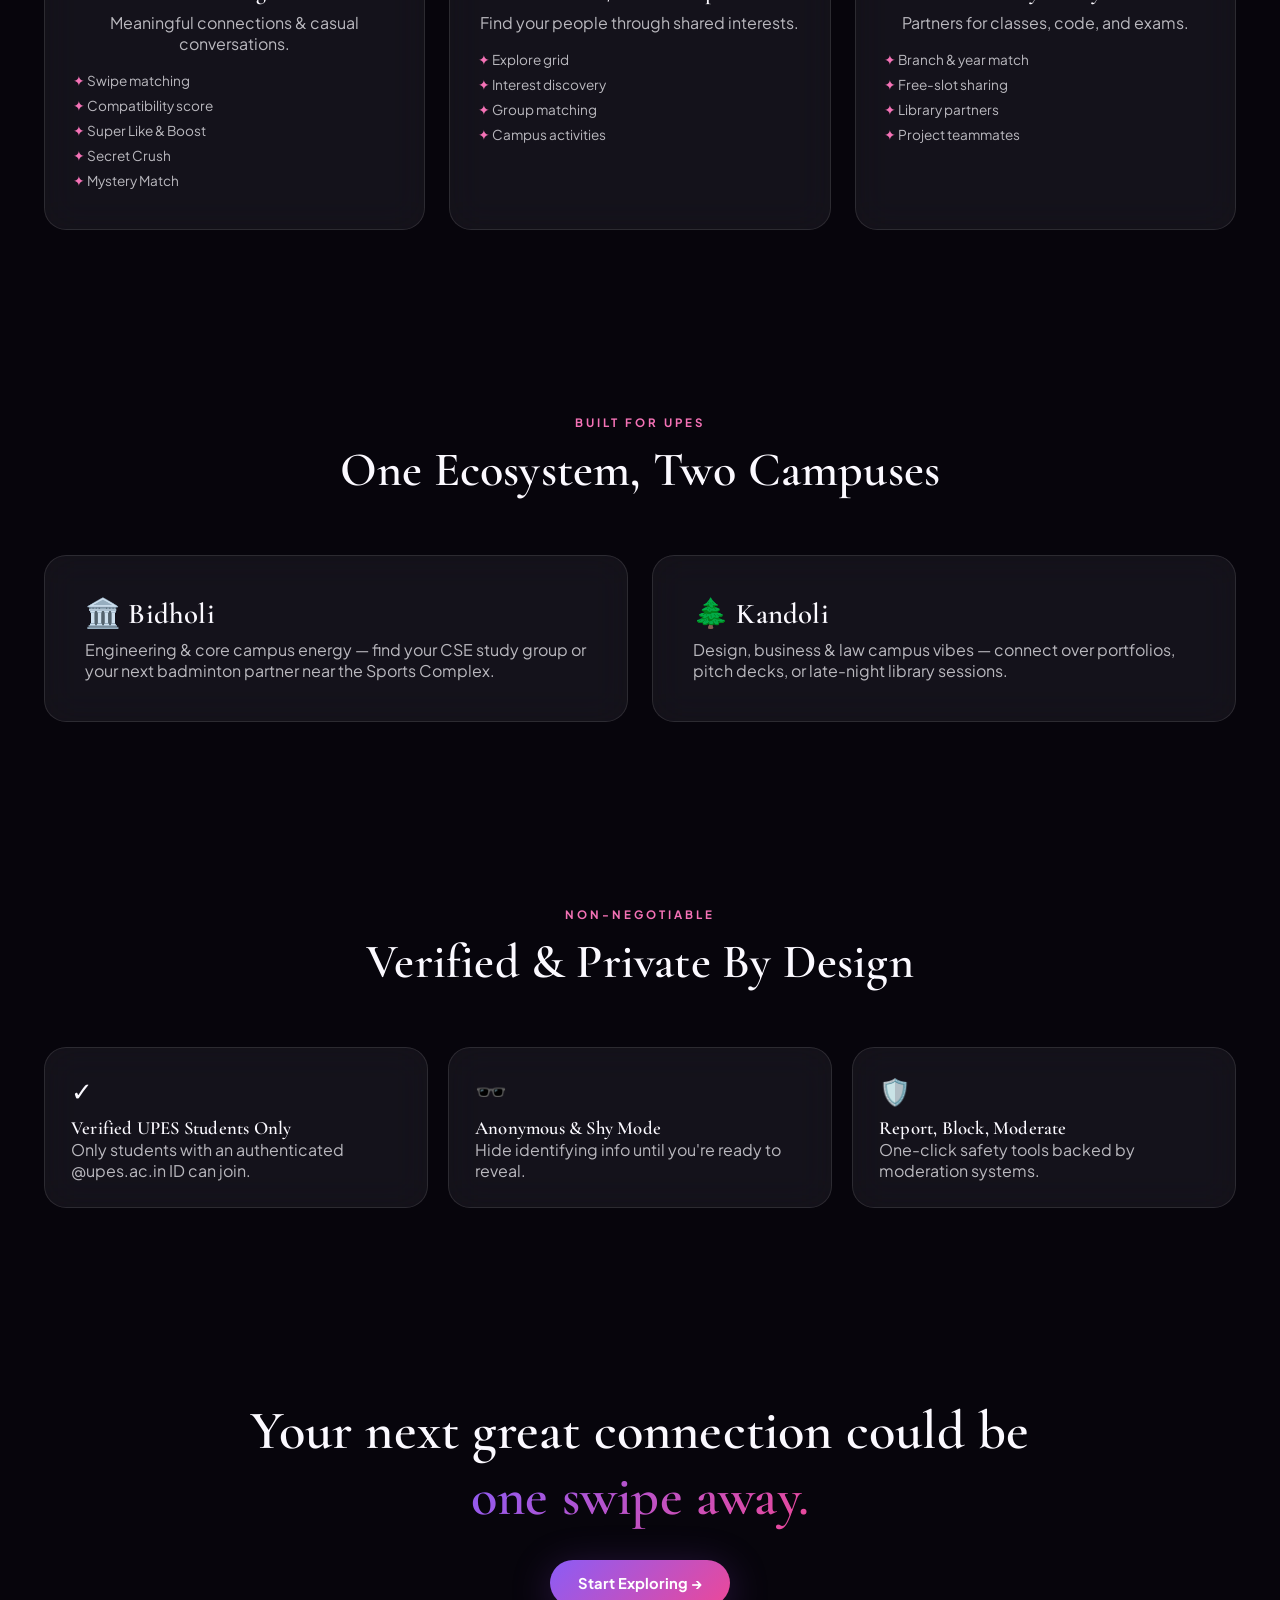
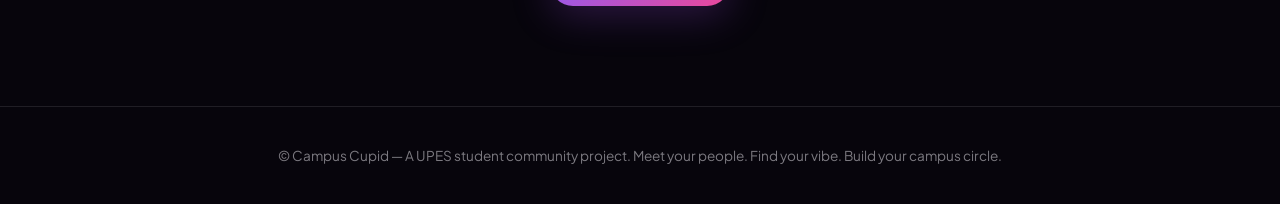
<file: home.html>
<!DOCTYPE html>
<html lang="en"><head>
<meta charset="UTF-8"><meta name="viewport" content="width=device-width, initial-scale=1.0">
<title>Home | Campus Cupid</title>
<link href="https://fonts.googleapis.com/css2?family=Cormorant+Garamond:wght@600;700&family=Plus+Jakarta+Sans:wght@400;500;600;700;800&display=swap" rel="stylesheet">
<link rel="stylesheet" href="css/style.css"><link rel="stylesheet" href="css/animations.css"><link rel="stylesheet" href="css/responsive.css">
</head><body>
<div id="toast-container"></div>
<header class="site-header" id="site-header"></header>

<section style="padding:70px 24px 20px;text-align:center;" class="page-enter">
  <span class="eyebrow" id="greetTag">Welcome back</span>
  <h1 style="font-size:clamp(2rem,5vw,3.4rem);">Find Your <span class="gradient-text">Campus People</span>.</h1>
  <p class="text-muted" style="max-width:520px;margin:14px auto 26px;">Friends, study partners, teammates, or someone special — discover people who match your vibe.</p>
  <a href="discover.html" class="btn btn-primary">Start Discovering →</a>
</section>

<div class="container">
  <div class="dash-grid">
    <div class="dash-card glass" onclick="location.href='discover.html'">
      <div class="top"><span class="lbl">Today's Matches</span><span>🔮</span></div>
      <div class="num gradient-text">5</div><p class="text-dim">Curated picks ready</p>
    </div>
    <div class="dash-card glass" onclick="location.href='matches.html'">
      <div class="top"><span class="lbl">New Likes</span><span>💌</span></div>
      <div class="num gradient-text">3</div><p class="text-dim">People interested in you</p>
    </div>
    <div class="dash-card glass" onclick="location.href='discover.html'">
      <div class="top"><span class="lbl">Nearby Campus</span><span>📍</span></div>
      <div class="num gradient-text">8</div><p class="text-dim">Around Library &amp; Cafeteria</p>
    </div>
    <div class="dash-card glass" onclick="location.href='discover.html?mode=Study Buddy'">
      <div class="top"><span class="lbl">Study Buddy Suggestions</span><span>📚</span></div>
      <div class="num gradient-text">6</div><p class="text-dim">Same branch &amp; year</p>
    </div>
    <div class="dash-card glass" onclick="location.href='explore.html'">
      <div class="top"><span class="lbl">Friendship Suggestions</span><span>🤝</span></div>
      <div class="num gradient-text">10</div><p class="text-dim">Shared interests found</p>
    </div>
    <div class="dash-card glass" onclick="location.href='discover.html?mode=Dating'">
      <div class="top"><span class="lbl">Dating Suggestions</span><span>❤️</span></div>
      <div class="num gradient-text">4</div><p class="text-dim">High compatibility</p>
    </div>
  </div>

  <section style="padding-top:60px;">
    <div class="section-head" style="margin-bottom:30px;text-align:left;max-width:none;">
      <span class="eyebrow">🎯 Today's Picks</span><h2>5 people you may genuinely connect with</h2>
    </div>
    <div class="explore-grid" id="picksGrid"></div>
  </section>
</div>

<nav class="mobile-nav" id="mobile-nav"></nav>

<script src="js/mock-data.js"></script>
<script src="js/matching.js"></script>
<script src="js/app.js"></script>
<script>
  CC.init('home.html');
  const me=CC.currentUser();
  document.getElementById('greetTag').textContent=`Welcome back, ${me.name.split(' ')[0]} 👋`;
  const picks = rankByCompatibility(me, getOtherStudents(me.id)).slice(0,5);
  document.getElementById('picksGrid').innerHTML = picks.map(p=>`
    <a href="profile.html?id=${p.student.id}" class="explore-card glass">
      <div class="thumb"><div class="avatar avatar-lg" style="background:${p.student.avatarBg}">${p.student.initials}</div></div>
      <div class="body">
        <h4>${p.student.name}</h4>
        <div class="sub">Y${p.student.year} · ${p.student.branch}</div>
        <span class="compat-pill">✨ ${p.percent}%</span>
      </div>
    </a>`).join('');
</script>
</body></html>
</file>
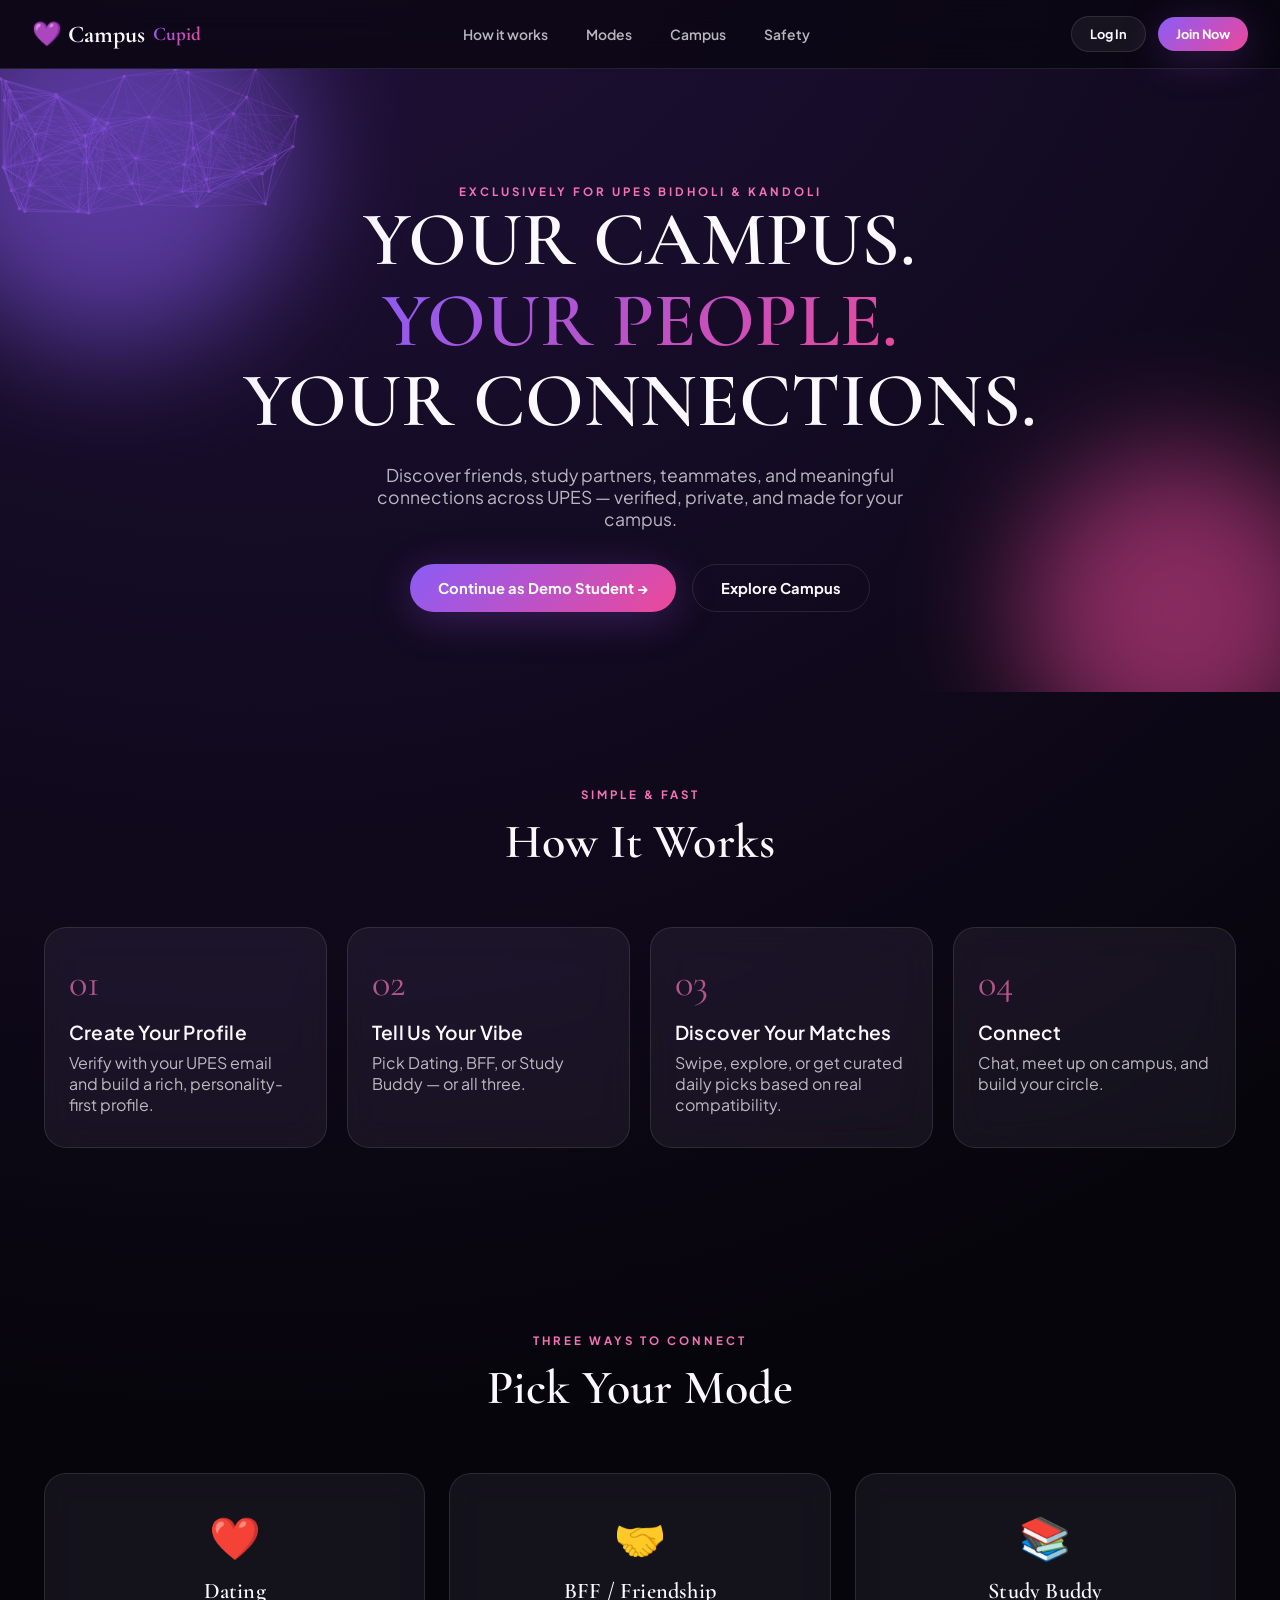
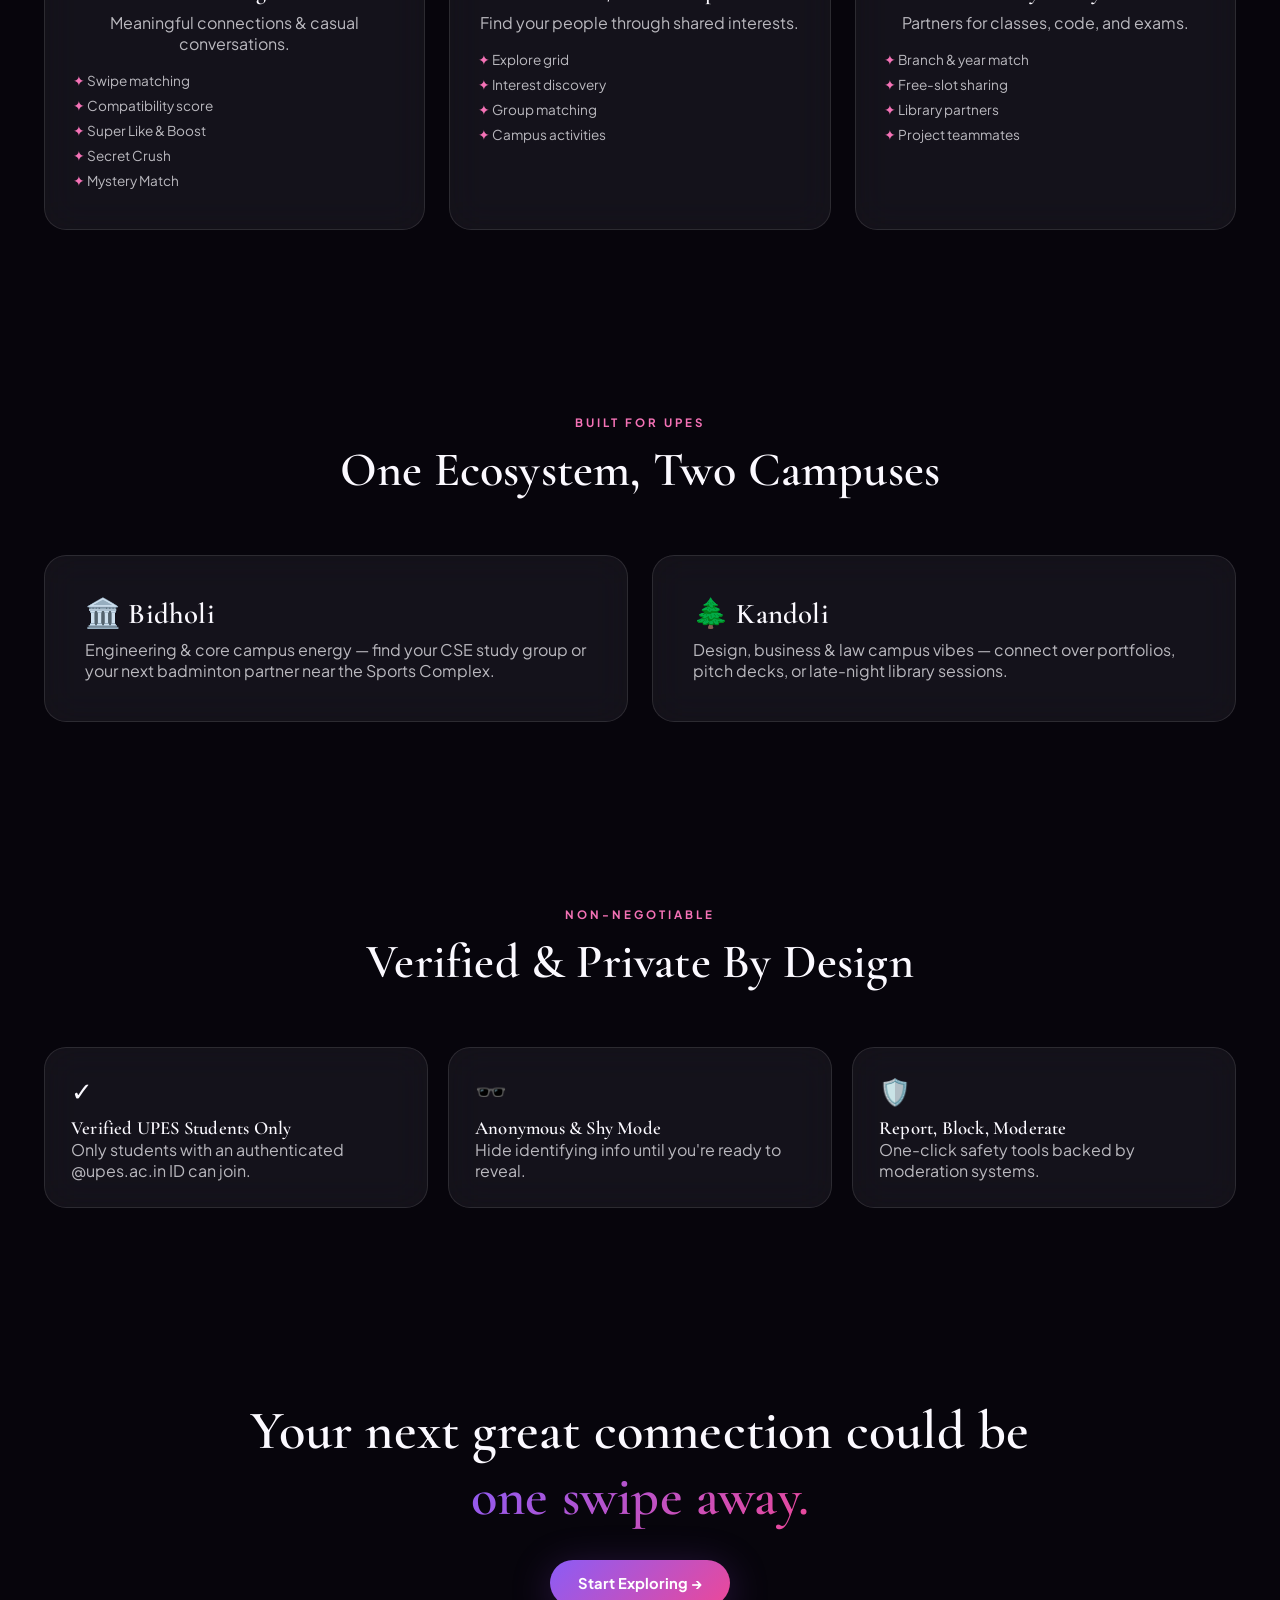
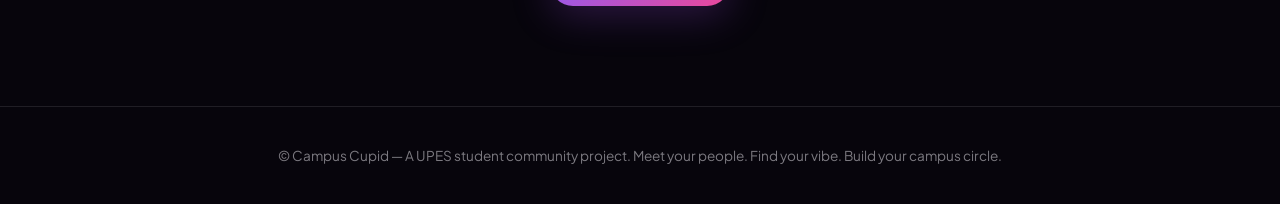
<file: matches.html>
<!DOCTYPE html>
<html lang="en"><head>
<meta charset="UTF-8"><meta name="viewport" content="width=device-width, initial-scale=1.0">
<title>Matches | Campus Cupid</title>
<link href="https://fonts.googleapis.com/css2?family=Cormorant+Garamond:wght@600;700&family=Plus+Jakarta+Sans:wght@400;500;600;700;800&display=swap" rel="stylesheet">
<link rel="stylesheet" href="css/style.css"><link rel="stylesheet" href="css/animations.css"><link rel="stylesheet" href="css/responsive.css">
</head><body>
<div id="toast-container"></div>
<header class="site-header" id="site-header"></header>

<div class="container page-enter" style="padding-top:36px;">
  <div class="tab-strip">
    <button data-t="matches" class="active">💜 Matches</button>
    <button data-t="likes">💌 Likes You</button>
    <button data-t="crush">🕵️ Secret Crush</button>
    <button data-t="mystery">🔮 Mystery Match</button>
  </div>
  <div id="matchesContent" class="explore-grid"></div>
</div>

<nav class="mobile-nav" id="mobile-nav"></nav>
<script src="js/mock-data.js"></script>
<script src="js/matching.js"></script>
<script src="js/app.js"></script>
<script>
CC.init('matches.html');
const me=CC.currentUser();
const pool=getOtherStudents(me.id);
const matches=pool.slice(0,5), likesYou=pool.slice(5,8), mystery=pool.slice(8,10);

function card(s,extra){
  return `<div class="explore-card glass fade-in">
    <div class="thumb"><div class="avatar avatar-lg" style="background:${s.avatarBg}">${s.initials}</div></div>
    <div class="body"><h4>${s.name}</h4><div class="sub">Y${s.year} · ${s.branch}</div>${extra}</div>
  </div>`;
}

function render(tab){
  const el=document.getElementById('matchesContent');
  if(tab==='matches'){
    el.innerHTML = matches.map(s=>`<a href="messages.html?with=${s.id}">${card(s,`<button class="btn btn-primary btn-sm" style="width:100%;margin-top:6px;">Message</button>`)}</a>`).join('');
  } else if(tab==='likes'){
    el.innerHTML = likesYou.map(s=>`${card(s,`<button class="btn btn-outline btn-sm" style="width:100%;margin-top:6px;" onclick="event.preventDefault();showMatchAnimation(me,getStudentById('${s.id}'))">Like Back 💜</button>`)}`).join('')
      || `<div class="empty-state" style="grid-column:1/-1"><div class="em">💌</div>No likes yet — keep discovering!</div>`;
  } else if(tab==='crush'){
    el.innerHTML = `<div class="glass" style="grid-column:1/-1;padding:30px;">
      <p class="text-muted" style="margin-bottom:16px;">Secretly add someone to your crush list. They won't be notified unless it's mutual. 🤫</p>
      <div class="tag-cloud">${pool.slice(0,6).map(s=>`<span class="tag" data-id="${s.id}" onclick="toggleCrush(this)">${s.name}</span>`).join('')}</div>
    </div>`;
  } else if(tab==='mystery'){
    el.innerHTML = mystery.map(s=>`<div class="explore-card glass fade-in">
      <div class="thumb" style="filter:blur(14px);"><div class="avatar avatar-lg" style="background:${s.avatarBg}">${s.initials}</div></div>
      <div class="body"><h4>Anonymous Match 🔮</h4><div class="sub">Y${s.year} · ${s.branch} · ${computeCompatibility(me,s).percent}% compatible</div>
      <a href="messages.html?with=${s.id}"><button class="btn btn-primary btn-sm" style="width:100%;margin-top:6px;">Start Anonymous Chat</button></a></div></div>`).join('');
  }
}
function toggleCrush(el){
  el.classList.toggle('active');
  if(el.classList.contains('active') && Math.random()>0.5){
    setTimeout(()=>showMatchAnimation(me, getStudentById(el.dataset.id)),300);
    CC.toast("It's a mutual Secret Crush! 💜",'success');
  } else CC.toast('Added to Secret Crush list 🤫');
}
document.querySelectorAll('.tab-strip button').forEach(b=>b.onclick=()=>{
  document.querySelectorAll('.tab-strip button').forEach(x=>x.classList.remove('active'));b.classList.add('active');render(b.dataset.t);
});
render('matches');
</script>
</body></html>
</file>
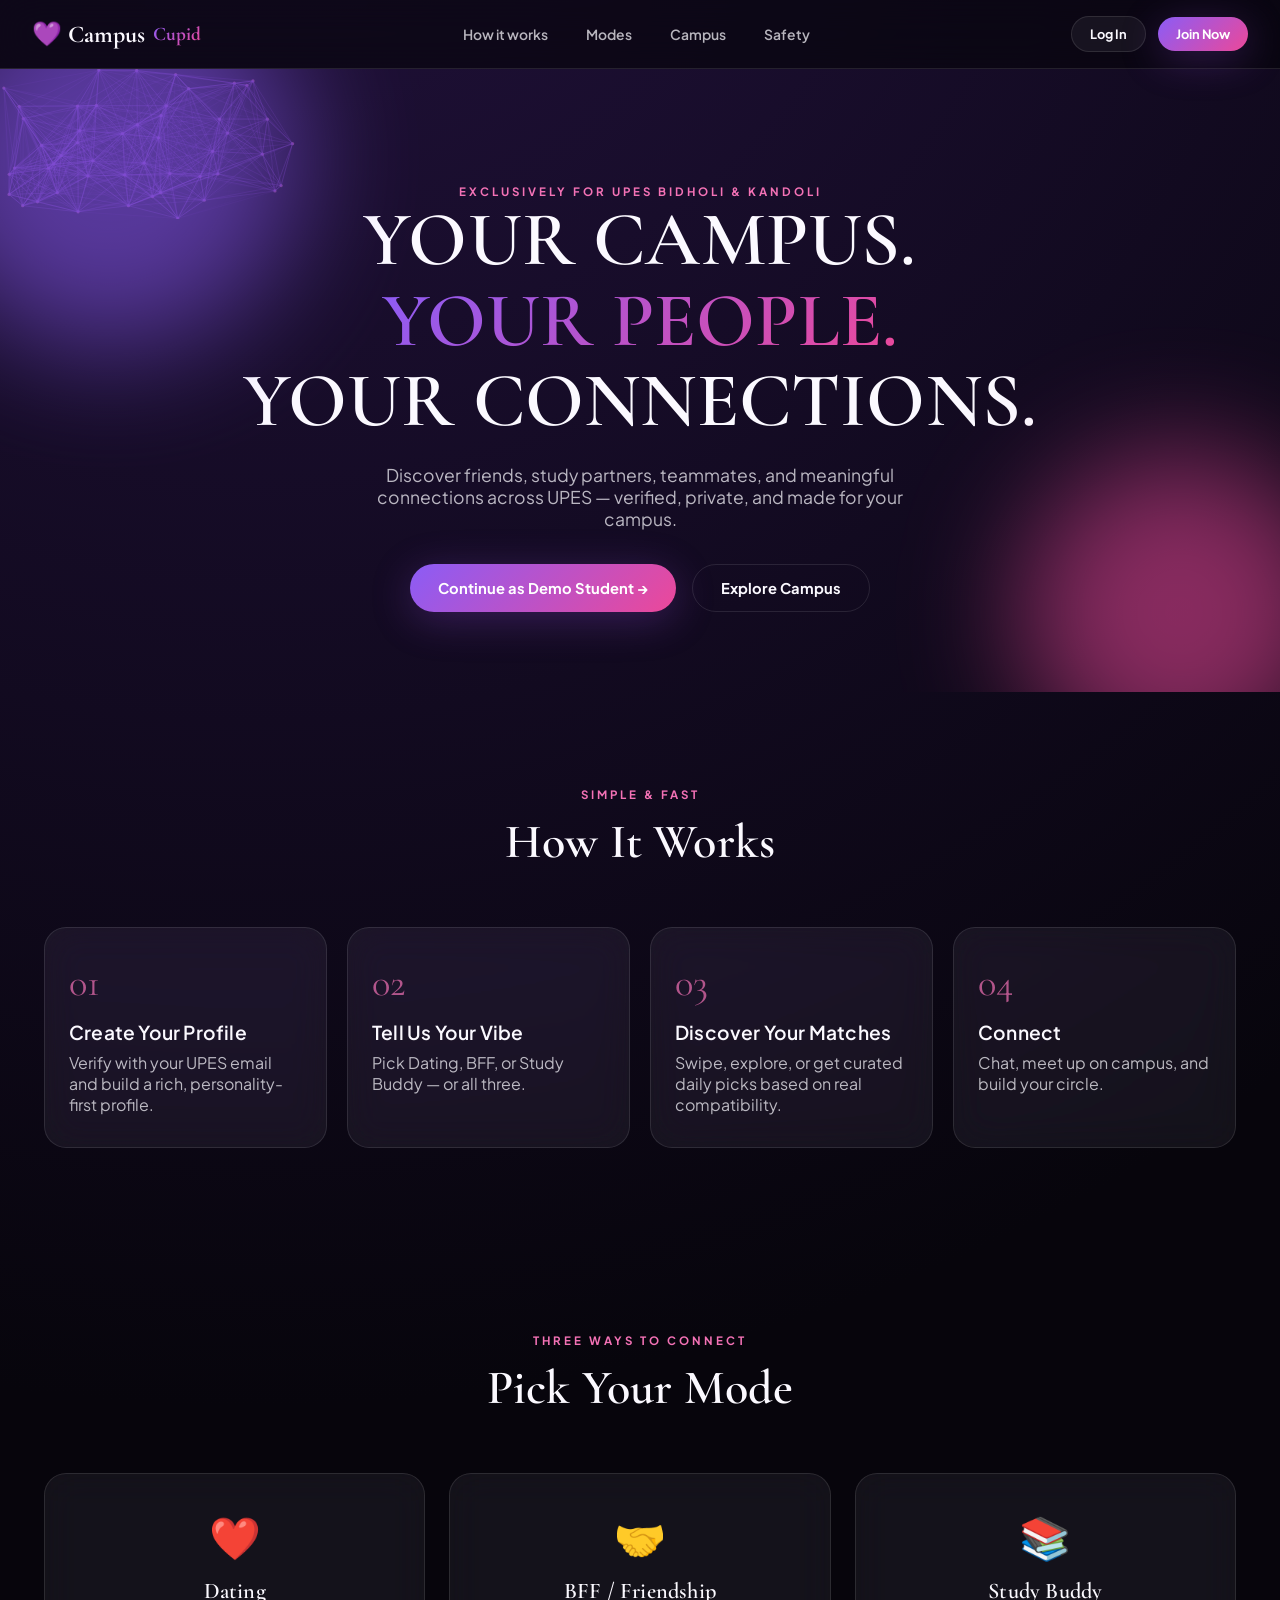
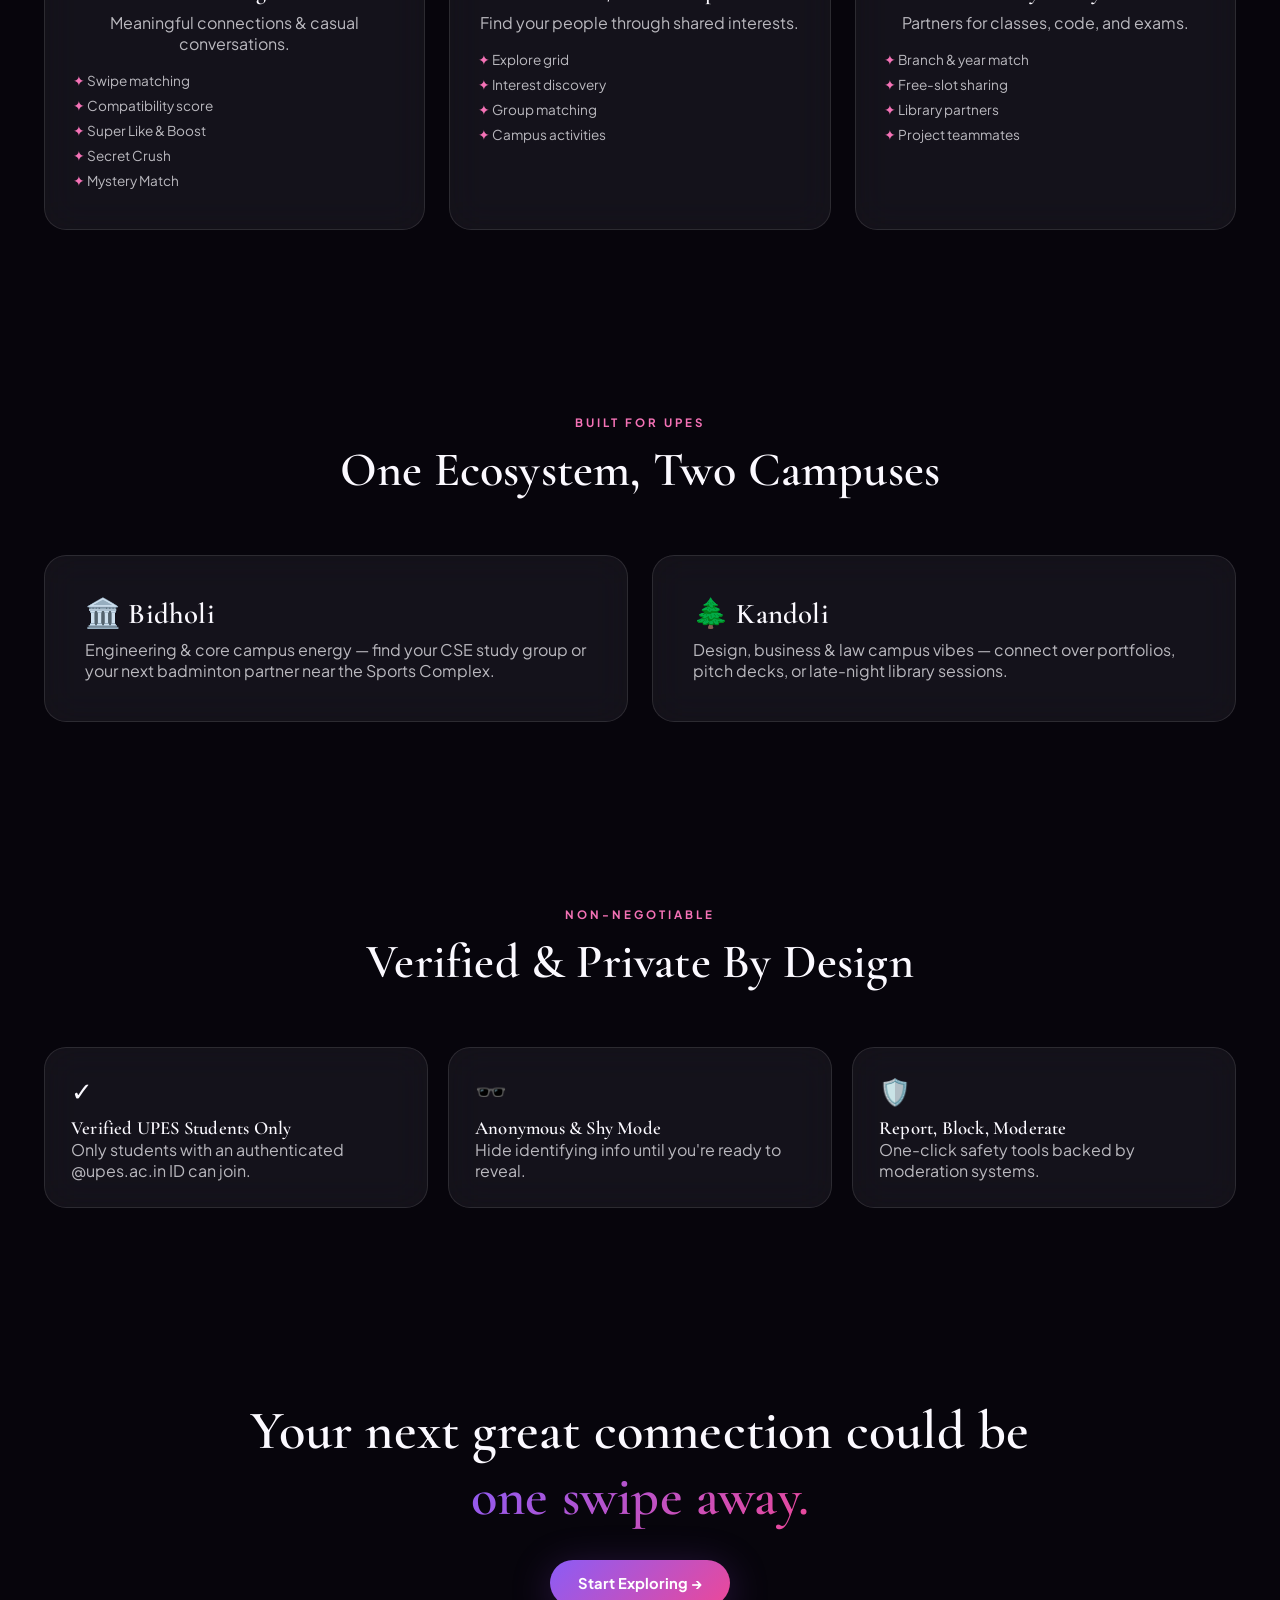
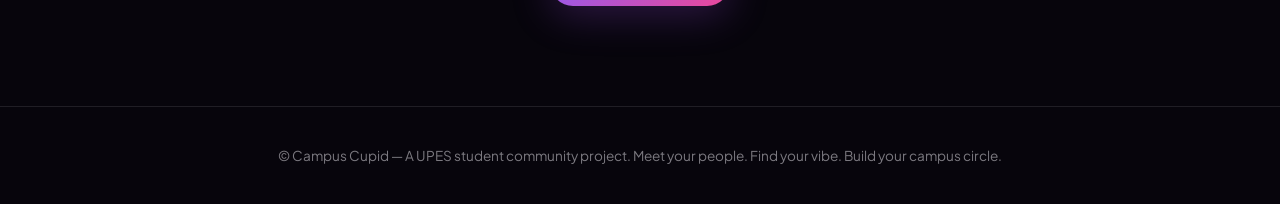
<file: messages.html>
<!DOCTYPE html>
<html lang="en"><head>
<meta charset="UTF-8"><meta name="viewport" content="width=device-width, initial-scale=1.0">
<title>Messages | Campus Cupid</title>
<link href="https://fonts.googleapis.com/css2?family=Cormorant+Garamond:wght@600;700&family=Plus+Jakarta+Sans:wght@400;500;600;700;800&display=swap" rel="stylesheet">
<link rel="stylesheet" href="css/style.css"><link rel="stylesheet" href="css/animations.css"><link rel="stylesheet" href="css/responsive.css">
</head><body>
<div id="toast-container"></div>
<header class="site-header" id="site-header"></header>

<div class="chat-layout">
  <div class="chat-list" id="chatList"></div>
  <div class="chat-window">
    <div class="chat-head" id="chatHead"></div>
    <div class="chat-body" id="chatBody"></div>
    <form class="chat-input-bar" id="chatForm">
      <button type="button" class="icon-btn" onclick="CC.toast('🎙️ Voice note recorded (mock)')">🎙️</button>
      <input type="text" id="chatInput" placeholder="Type a message...">
      <button type="button" class="icon-btn" onclick="CC.toast('😊 GIF/Sticker picker (mock)')">😊</button>
      <button class="btn btn-primary btn-icon" type="submit">➤</button>
    </form>
  </div>
</div>

<nav class="mobile-nav" id="mobile-nav"></nav>
<script src="js/mock-data.js"></script>
<script src="js/matching.js"></script>
<script src="js/app.js"></script>
<script src="js/chat.js"></script>
<script>CC.init('messages.html'); Chat.init();</script>
</body></html>
</file>
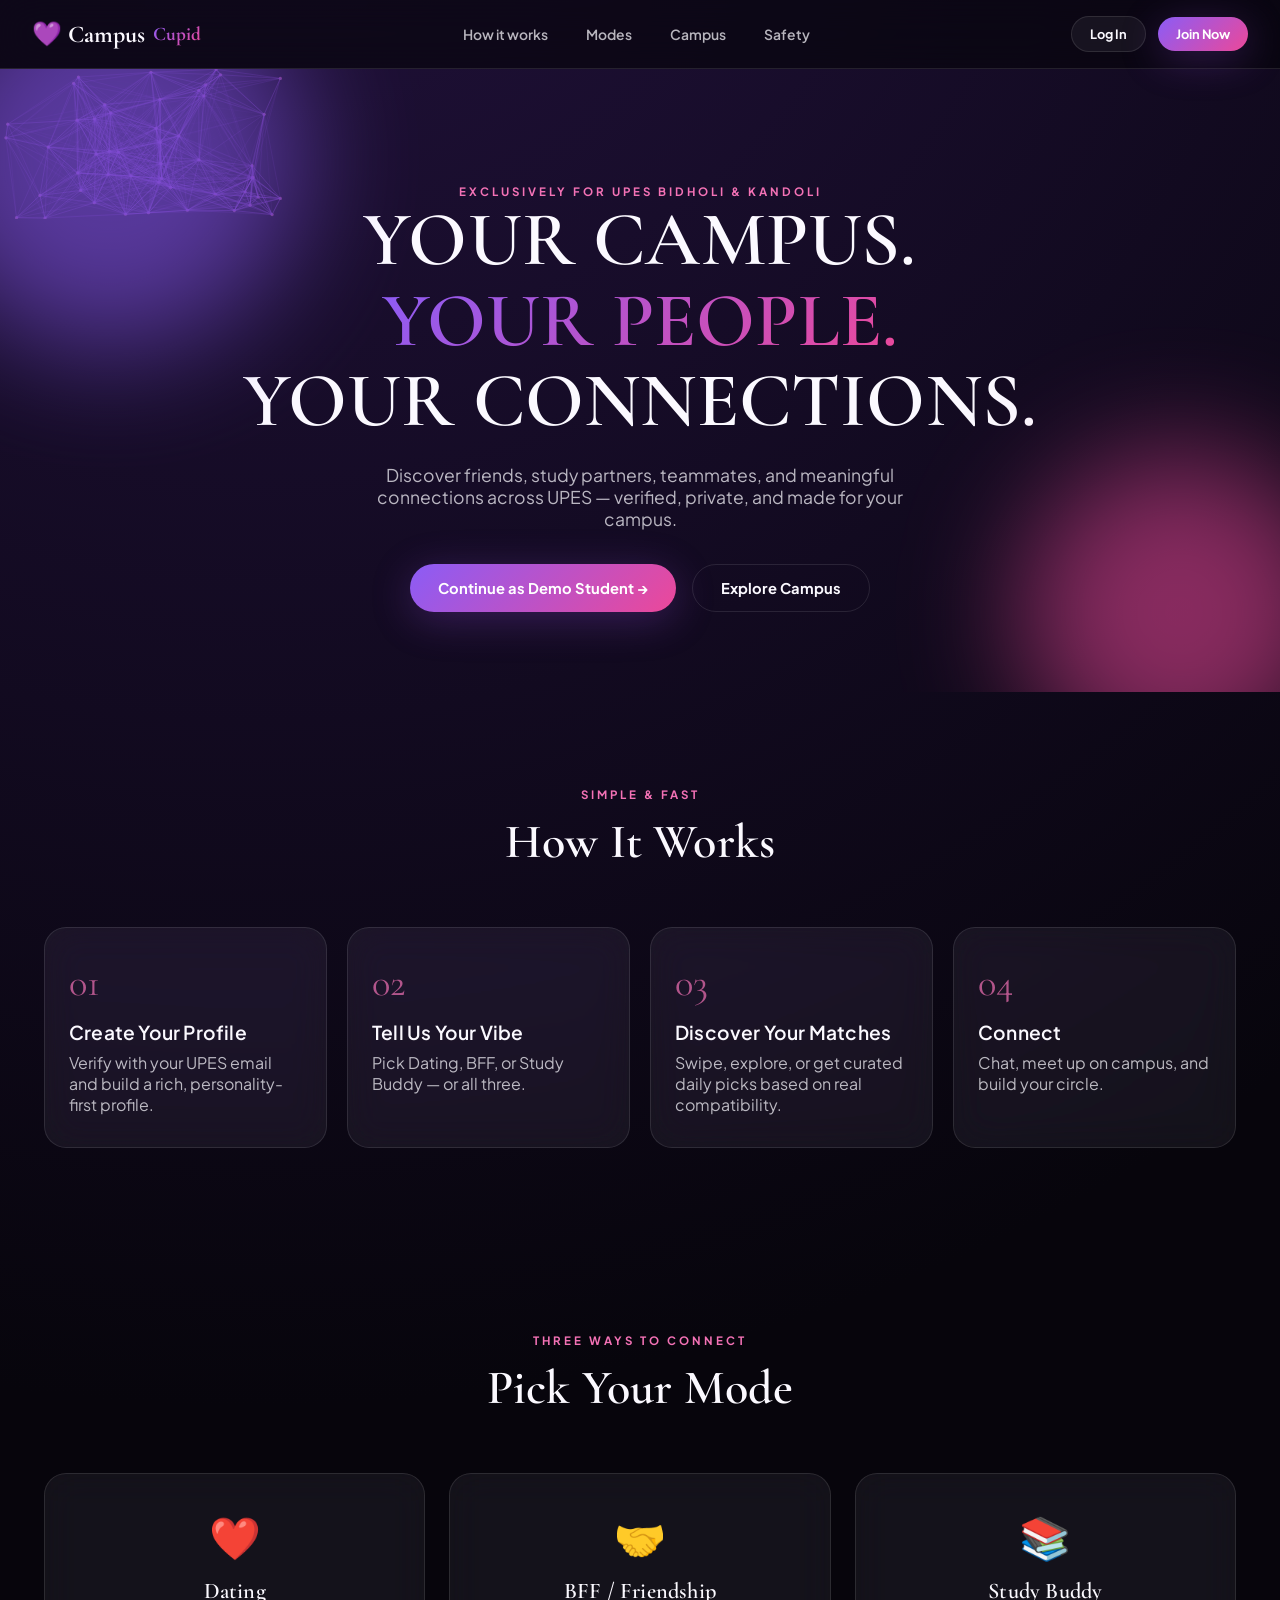
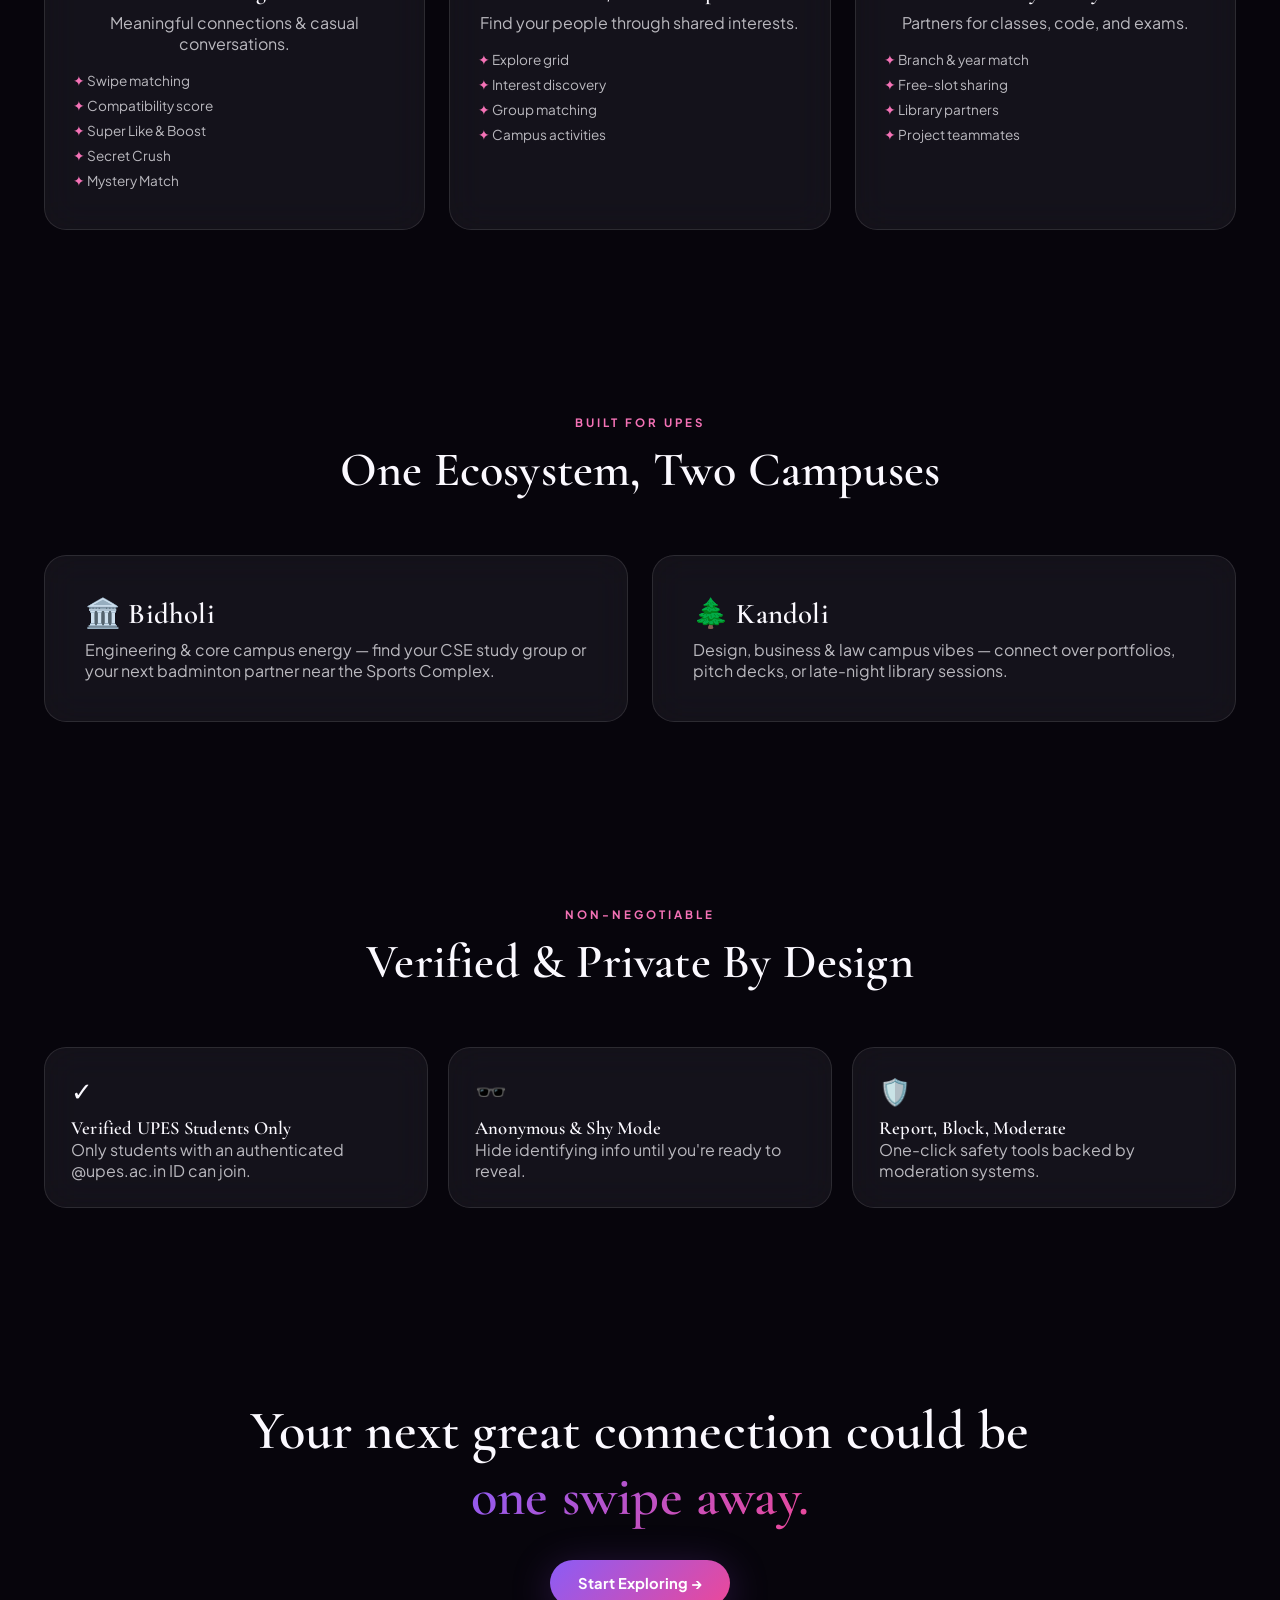
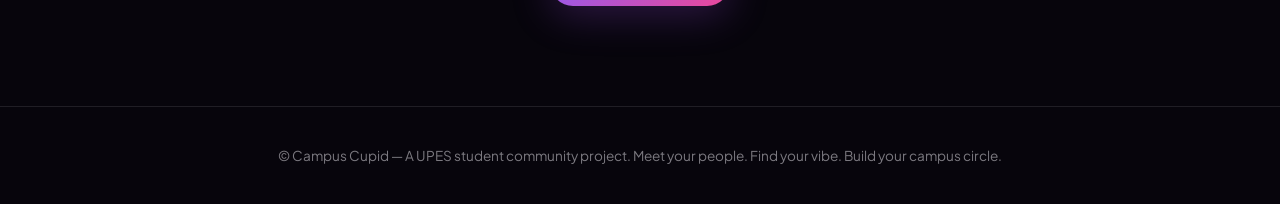
<file: profile.html>
<!DOCTYPE html>
<html lang="en"><head>
<meta charset="UTF-8"><meta name="viewport" content="width=device-width, initial-scale=1.0">
<title>Profile | Campus Cupid</title>
<link href="https://fonts.googleapis.com/css2?family=Cormorant+Garamond:wght@600;700&family=Plus+Jakarta+Sans:wght@400;500;600;700;800&display=swap" rel="stylesheet">
<link rel="stylesheet" href="css/style.css"><link rel="stylesheet" href="css/animations.css"><link rel="stylesheet" href="css/responsive.css">
</head><body>
<div id="toast-container"></div>
<header class="site-header" id="site-header"></header>
<div class="container page-enter" style="padding-top:30px;" id="profileRoot"></div>
<nav class="mobile-nav" id="mobile-nav"></nav>
<script src="js/mock-data.js"></script>
<script src="js/matching.js"></script>
<script src="js/app.js"></script>
<script src="js/profile.js"></script>
<script>CC.init('profile.html'); ProfileView.init();</script>
</body></html>
</file>
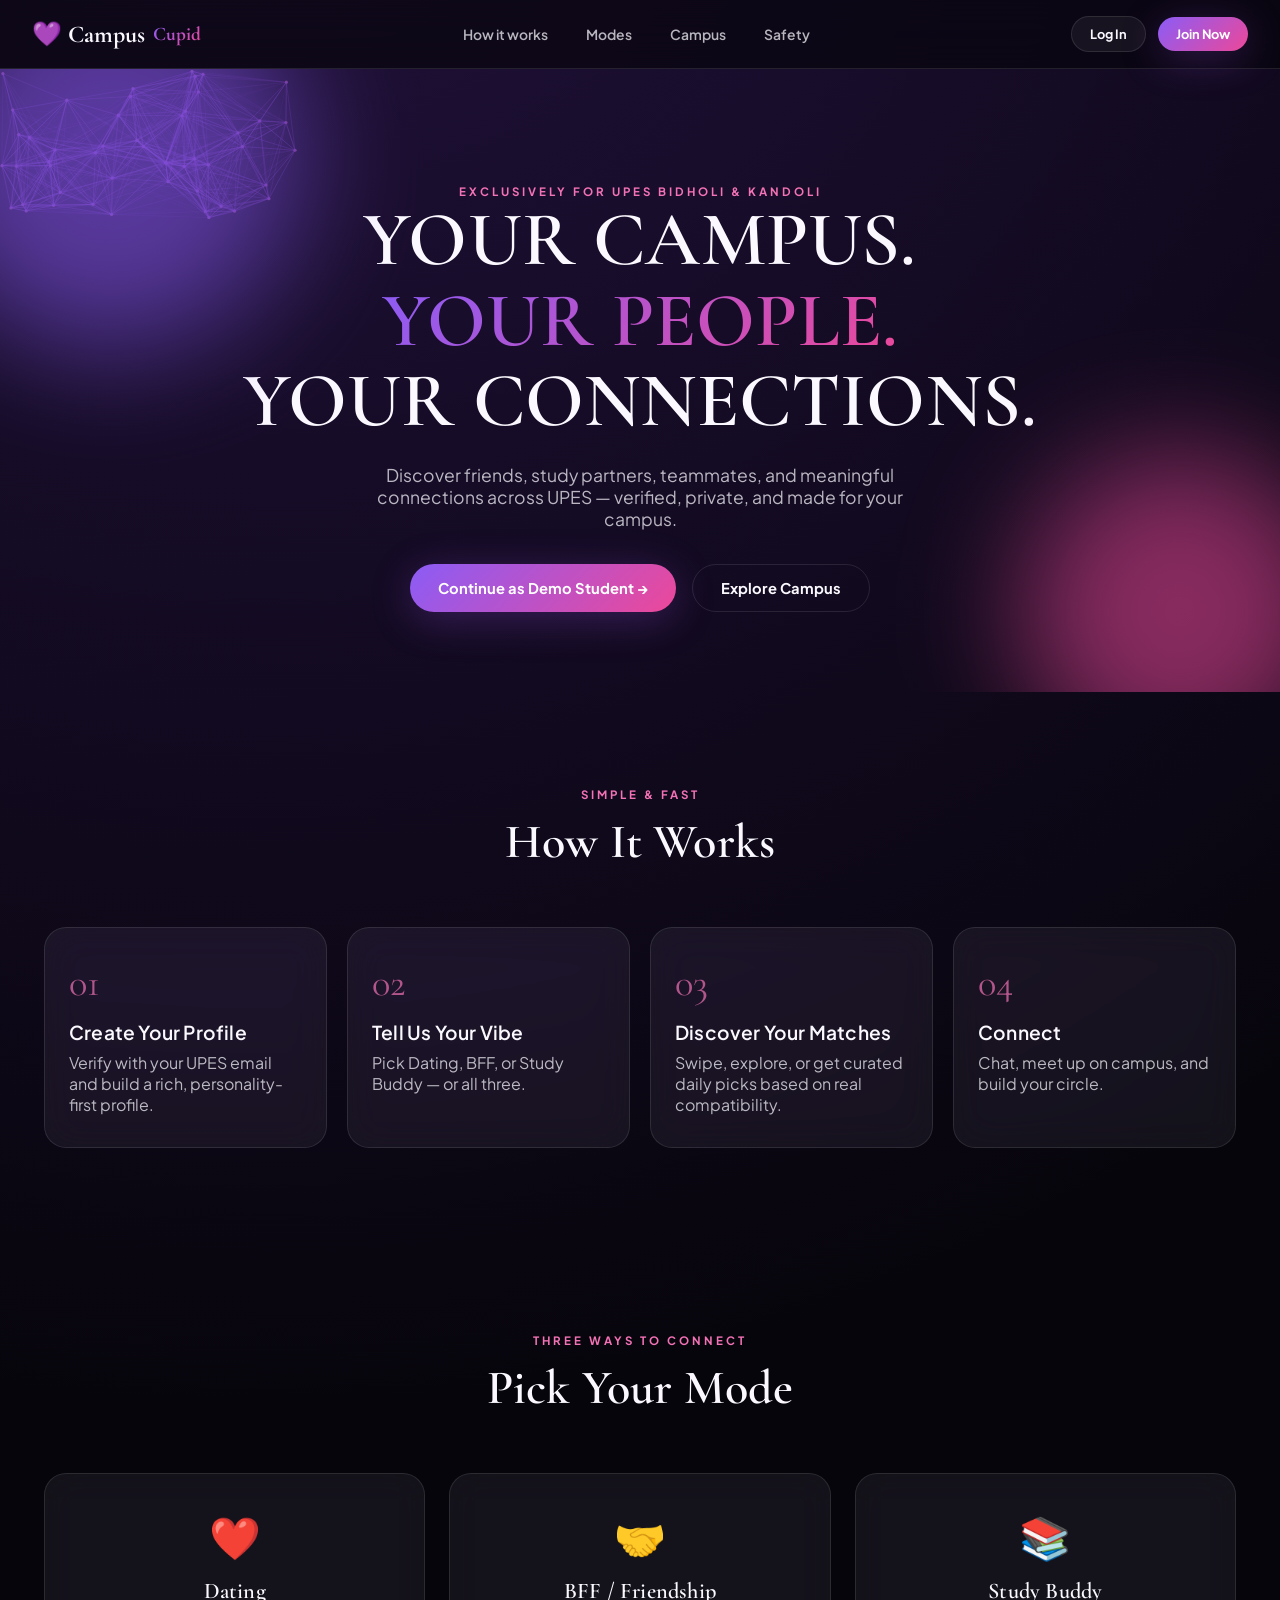
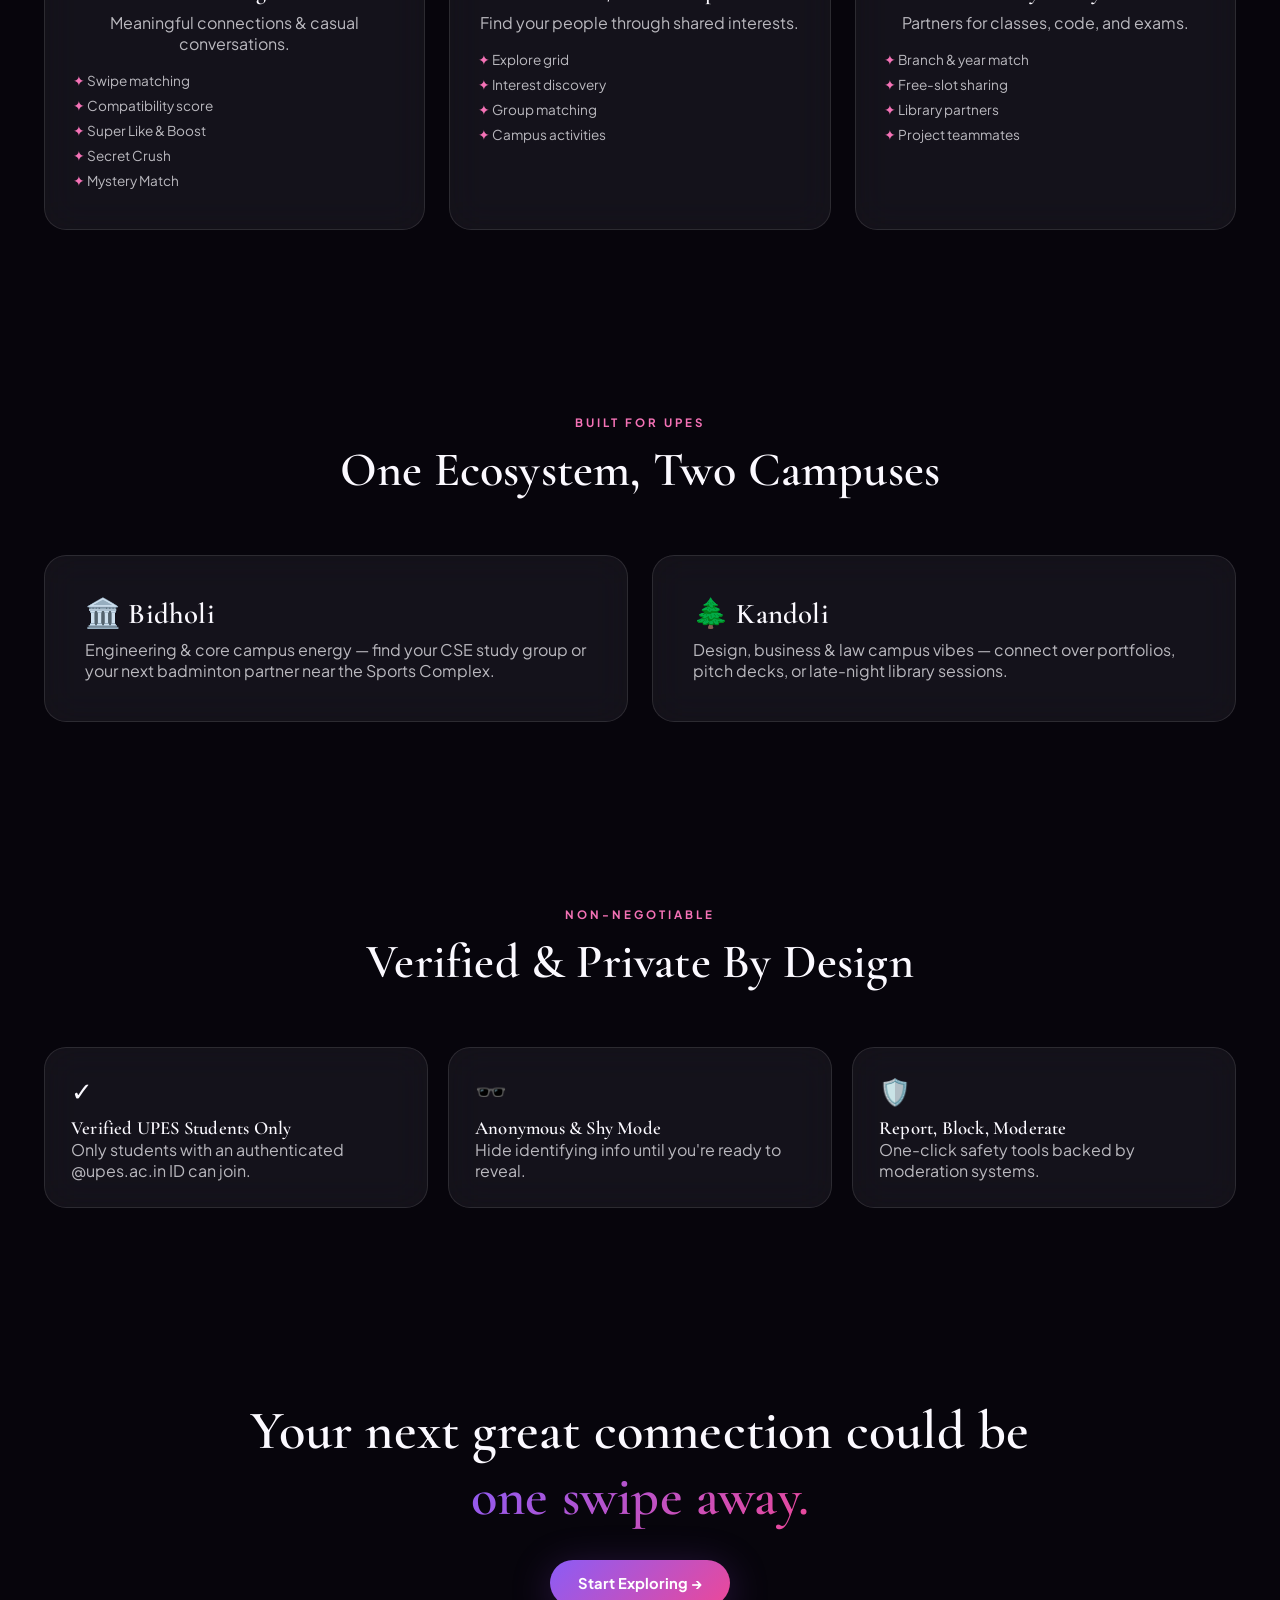
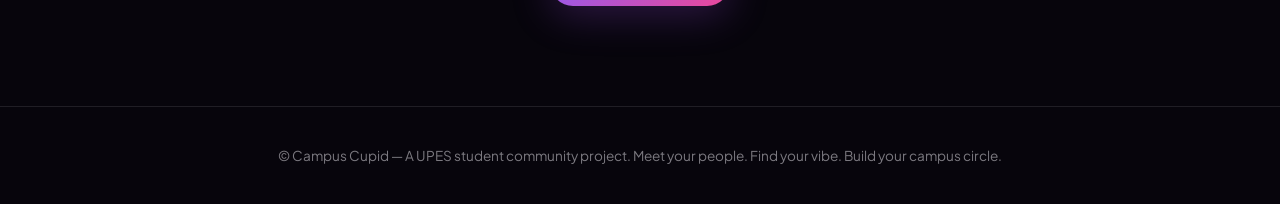
<file: settings.html>
<!DOCTYPE html>
<html lang="en"><head>
<meta charset="UTF-8"><meta name="viewport" content="width=device-width, initial-scale=1.0">
<title>Settings | Campus Cupid</title>
<link href="https://fonts.googleapis.com/css2?family=Cormorant+Garamond:wght@600;700&family=Plus+Jakarta+Sans:wght@400;500;600;700;800&display=swap" rel="stylesheet">
<link rel="stylesheet" href="css/style.css"><link rel="stylesheet" href="css/animations.css"><link rel="stylesheet" href="css/responsive.css">
</head><body>
<div id="toast-container"></div>
<header class="site-header" id="site-header"></header>

<div class="container page-enter" style="padding-top:36px;">
  <h2 style="margin-bottom:26px;">Settings</h2>
  <div class="settings-layout">
    <div class="settings-nav">
      <a href="#account" class="active">Account</a>
      <a href="#privacy">Privacy</a>
      <a href="#safety">Safety</a>
      <a href="#notifications">Notifications</a>
      <a href="#preferences">Preferences</a>
      <a href="#danger">Account Controls</a>
    </div>
    <div>
      <div class="glass" style="padding:26px;margin-bottom:20px;" id="account">
        <h3 style="margin-bottom:10px;">Account</h3>
        <div class="form-group"><label>Full Name</label><input class="form-control" id="setName"></div>
        <div class="form-group"><label>UPES Email</label><input class="form-control" value="you@upes.ac.in" disabled></div>
        <button class="btn btn-primary btn-sm" onclick="CC.toast('Profile updated','success')">Save Changes</button>
      </div>

      <div class="glass" style="padding:26px;margin-bottom:20px;" id="privacy">
        <h3 style="margin-bottom:6px;">Privacy</h3>
        <div class="setting-row"><div><div class="label">Profile Visibility</div><div class="desc">Show your profile in Discover &amp; Explore</div></div><div class="switch on" onclick="this.classList.toggle('on')"></div></div>
        <div class="setting-row"><div><div class="label">Campus Proximity</div><div class="desc">Show broad campus area (e.g. Near Library)</div></div><div class="switch on" onclick="this.classList.toggle('on')"></div></div>
        <div class="setting-row"><div><div class="label">🕶️ Shy / Anonymous Mode</div><div class="desc">Hide identifying info until you reveal it</div></div><div class="switch" onclick="this.classList.toggle('on')"></div></div>
        <div class="setting-row"><div><div class="label">Online Status</div><div class="desc">Let matches see when you're active</div></div><div class="switch on" onclick="this.classList.toggle('on')"></div></div>
        <div class="setting-row"><div><div class="label">Read Receipts</div><div class="desc">Show when you've read a message</div></div><div class="switch on" onclick="this.classList.toggle('on')"></div></div>
      </div>

      <div class="glass" style="padding:26px;margin-bottom:20px;" id="safety">
        <h3 style="margin-bottom:6px;">Safety</h3>
        <div class="setting-row"><div><div class="label">Blocked Users</div><div class="desc">0 users blocked</div></div><button class="btn btn-outline btn-sm">Manage</button></div>
        <div class="setting-row"><div><div class="label">Safety Center</div><div class="desc">Learn about reporting &amp; moderation</div></div><button class="btn btn-outline btn-sm">Open</button></div>
      </div>

      <div class="glass" style="padding:26px;margin-bottom:20px;" id="notifications">
        <h3 style="margin-bottom:6px;">Notifications</h3>
        <div class="setting-row"><div><div class="label">New Matches</div></div><div class="switch on" onclick="this.classList.toggle('on')"></div></div>
        <div class="setting-row"><div><div class="label">Messages</div></div><div class="switch on" onclick="this.classList.toggle('on')"></div></div>
        <div class="setting-row"><div><div class="label">Daily Picks</div></div><div class="switch on" onclick="this.classList.toggle('on')"></div></div>
      </div>

      <div class="glass" style="padding:26px;margin-bottom:20px;" id="preferences">
        <h3 style="margin-bottom:10px;">Matching Preferences</h3>
        <div class="form-group"><label>Year Matching Mode</label>
          <select class="form-control"><option>Strict — Same Year Only</option><option selected>Flexible — Same ± 1 Year</option><option>All Campus</option></select>
        </div>
        <div class="form-group"><label>Modes Active</label>
          <div class="tag-cloud"><span class="tag active">Dating</span><span class="tag active">Friendship</span><span class="tag">Study Buddy</span></div>
        </div>
      </div>

      <div class="glass" style="padding:26px;" id="danger">
        <h3 style="margin-bottom:10px;">Account Controls</h3>
        <div class="setting-row"><div><div class="label">Pause Account</div><div class="desc">Temporarily hide your profile</div></div><button class="btn btn-outline btn-sm" onclick="CC.toast('Account paused')">Pause</button></div>
        <div class="setting-row"><div><div class="label">Delete Account</div><div class="desc">Permanently remove your data</div></div><button class="btn btn-sm" style="background:var(--danger);color:#fff;" onclick="CC.toast('Deletion request submitted','error')">Delete</button></div>
        <button class="btn btn-ghost" style="width:100%;margin-top:16px;" onclick="CC.logout()">Log Out</button>
      </div>
    </div>
  </div>
</div>

<nav class="mobile-nav" id="mobile-nav"></nav>
<script src="js/mock-data.js"></script>
<script src="js/matching.js"></script>
<script src="js/app.js"></script>
<script>CC.init('settings.html'); document.getElementById('setName').value=CC.currentUser().name;</script>
</body></html>
</file>
<file: css/style.css>
/* ============ CAMPUS CUPID — CORE DESIGN SYSTEM ============ */
:root{
  --bg-0:#07050c;
  --bg-1:#0d0817;
  --bg-2:#140e24;
  --glass:rgba(255,255,255,.055);
  --glass-strong:rgba(255,255,255,.09);
  --border:rgba(255,255,255,.10);
  --purple:#a855f7;
  --purple-2:#7c3aed;
  --pink:#ec4899;
  --pink-2:#f472b6;
  --gold:#fbbf24;
  --text-0:#fbf9ff;
  --text-1:rgba(251,249,255,.72);
  --text-2:rgba(251,249,255,.48);
  --success:#34d399;
  --danger:#fb7185;
  --grad-main:linear-gradient(135deg,var(--purple) 0%,var(--pink) 100%);
  --grad-soft:linear-gradient(135deg,rgba(168,85,247,.25),rgba(236,72,153,.25));
  --radius:22px;
  --radius-sm:14px;
  --shadow-glow:0 8px 40px rgba(168,85,247,.25);
  --font-display:'Cormorant Garamond',serif;
  --font-ui:'Plus Jakarta Sans','Inter',sans-serif;
}
*{margin:0;padding:0;box-sizing:border-box;}
html{scroll-behavior:smooth;}
body{
  background:radial-gradient(circle at 20% -10%, #23123f 0%, var(--bg-0) 45%),var(--bg-0);
  color:var(--text-0);
  font-family:var(--font-ui);
  min-height:100vh;
  overflow-x:hidden;
  -webkit-font-smoothing:antialiased;
}
a{color:inherit;text-decoration:none;}
ul{list-style:none;}
button,input,textarea,select{font-family:inherit;color:inherit;}
img{max-width:100%;display:block;}

::selection{background:var(--purple);color:#fff;}
::-webkit-scrollbar{width:8px;height:8px;}
::-webkit-scrollbar-thumb{background:var(--purple-2);border-radius:8px;}
::-webkit-scrollbar-track{background:transparent;}

/* focus visibility for accessibility */
a:focus-visible,button:focus-visible,input:focus-visible,textarea:focus-visible{
  outline:2px solid var(--pink); outline-offset:2px;
}

h1,h2,h3,.display{font-family:var(--font-display);font-weight:600;letter-spacing:.2px;}
.gradient-text{
  background:var(--grad-main);
  -webkit-background-clip:text;background-clip:text;color:transparent;
}
.eyebrow{
  text-transform:uppercase;letter-spacing:3px;font-size:.72rem;color:var(--pink-2);font-weight:700;
}
.container{max-width:1240px;margin:0 auto;padding:0 24px;}
.text-muted{color:var(--text-1);}
.text-dim{color:var(--text-2);}

/* ---------- Glass ---------- */
.glass{
  background:var(--glass);
  border:1px solid var(--border);
  backdrop-filter:blur(18px) saturate(140%);
  -webkit-backdrop-filter:blur(18px) saturate(140%);
  border-radius:var(--radius);
}
:root { --glass-strong: rgba(20, 20, 30, 0.85); --purple: #8b5cf6; --pink: #ec4899; --gold: #f59e0b; } .glass-strong { background: var(--glass-strong); } .glow-border { position: relative; border-radius: 20px; overflow: hidden; z-index: 1; } .glow-border::before { content: ""; position: absolute; inset: -50%; background: conic-gradient(from 0deg, var(--purple), var(--pink), var(--gold), var(--purple)); animation: rotateBorder 4s linear infinite; pointer-events: none; z-index: -2; } .glow-border::after { content: ""; position: absolute; inset: 2px; border-radius: 18px; background: var(--glass-strong); pointer-events: none; z-index: -1; } @keyframes rotateBorder { from { transform: rotate(0deg); } to { transform: rotate(360deg); } }


/* ---------- Buttons ---------- */
.btn{
  display:inline-flex;align-items:center;justify-content:center;gap:8px;
  padding:14px 28px;border-radius:100px;border:none;cursor:pointer;
  font-weight:700;font-size:.92rem;transition:.25s ease;white-space:nowrap;
}
.btn-primary{background:var(--grad-main);color:#fff;box-shadow:var(--shadow-glow);}
.btn-primary:hover{transform:translateY(-2px);box-shadow:0 12px 50px rgba(236,72,153,.35);}
.btn-outline{background:transparent;border:1.5px solid var(--border);color:var(--text-0);}
.btn-outline:hover{border-color:var(--purple);background:rgba(168,85,247,.08);}
.btn-ghost{background:var(--glass);color:var(--text-0);border:1px solid var(--border);}
.btn-ghost:hover{background:var(--glass-strong);}
.btn-icon{width:44px;height:44px;padding:0;border-radius:50%;}
.btn-sm{padding:9px 18px;font-size:.8rem;}
.btn:disabled{opacity:.4;cursor:not-allowed;transform:none;}

/* ---------- Nav ---------- */
.site-header{
  position:sticky;top:0;z-index:200;
  display:flex;align-items:center;justify-content:space-between;
  padding:16px 32px;background:rgba(7,5,12,.65);
  backdrop-filter:blur(20px);border-bottom:1px solid var(--border);
}
.logo{font-family:var(--font-display);font-size:1.5rem;font-weight:700;display:flex;align-items:center;gap:8px;}
.logo span{font-size:1.2rem;}
.nav-links{display:flex;gap:6px;align-items:center;}
.nav-links a{
  padding:9px 16px;border-radius:100px;font-size:.87rem;font-weight:600;color:var(--text-1);
  transition:.2s;
}
.nav-links a:hover,.nav-links a.active{background:var(--glass-strong);color:var(--text-0);}
.header-actions{display:flex;align-items:center;gap:12px;}
.avatar{
  border-radius:50%;display:flex;align-items:center;justify-content:center;
  font-weight:700;color:#fff;flex-shrink:0;background:var(--grad-main);
  position:relative; overflow:hidden;
}
.avatar-sm{width:34px;height:34px;font-size:.75rem;}
.avatar-md{width:52px;height:52px;font-size:1rem;}
.avatar-lg{width:96px;height:96px;font-size:1.8rem;}
.avatar-xl{width:160px;height:160px;font-size:2.6rem;border:3px solid var(--border);}
.verified-badge{
  position:absolute;bottom:-2px;right:-2px;background:var(--success);width:20px;height:20px;
  border-radius:50%;display:flex;align-items:center;justify-content:center;font-size:.65rem;border:2px solid var(--bg-0);
}
.icon-btn{
  width:40px;height:40px;border-radius:50%;display:flex;align-items:center;justify-content:center;
  background:var(--glass);border:1px solid var(--border);cursor:pointer;position:relative;font-size:1.05rem;
}
.icon-btn .dot{position:absolute;top:6px;right:6px;width:8px;height:8px;border-radius:50%;background:var(--pink);}

/* Mobile bottom nav */
.mobile-nav{
  display:none;position:fixed;bottom:0;left:0;right:0;z-index:300;
  background:rgba(10,7,18,.9);backdrop-filter:blur(20px);border-top:1px solid var(--border);
  padding:8px 4px calc(env(safe-area-inset-bottom) + 6px);
}
.mobile-nav ul{display:flex;justify-content:space-around;}
.mobile-nav a{display:flex;flex-direction:column;align-items:center;gap:2px;font-size:.62rem;color:var(--text-2);padding:6px;font-weight:600;}
.mobile-nav a.active{color:var(--pink-2);}
.mobile-nav .mi{font-size:1.25rem;}

/* ---------- Hero ---------- */
.hero{position:relative;padding:110px 24px 80px;text-align:center;overflow:hidden;}
.hero h1{font-size:clamp(2.6rem,6vw,5rem);line-height:1.05;}
.hero p{max-width:600px;margin:22px auto 34px;font-size:1.1rem;color:var(--text-1);}
.hero-cta{display:flex;gap:16px;justify-content:center;flex-wrap:wrap;}
.orb{position:absolute;border-radius:50%;filter:blur(60px);opacity:.55;z-index:0;pointer-events:none;}
.orb1{width:380px;height:380px;background:var(--purple);top:-100px;left:-80px;animation:float1 12s ease-in-out infinite;}
.orb2{width:320px;height:320px;background:var(--pink);bottom:-80px;right:-60px;animation:float2 14s ease-in-out infinite;}
.floating-heart{position:absolute;font-size:1.4rem;opacity:.5;animation:floatUp linear infinite;pointer-events:none;}
#particle-canvas{position:absolute;inset:0;z-index:0;opacity:.6;pointer-events:none;}

/* ---------- Sections ---------- */
section{padding:90px 0;position:relative;}
.section-head{text-align:center;max-width:640px;margin:0 auto 56px;}
.section-head h2{font-size:clamp(2rem,4vw,3rem);margin-top:10px;}

.steps{display:grid;grid-template-columns:repeat(4,1fr);gap:20px;}
.step-card{padding:32px 24px;text-align:left;}
.step-num{font-family:var(--font-display);font-size:2.4rem;color:var(--pink-2);opacity:.7;}
.step-card h3{margin:14px 0 8px;font-size:1.2rem;font-family:var(--font-ui);}

.modes-grid{display:grid;grid-template-columns:repeat(3,1fr);gap:24px;}
.mode-card{padding:36px 28px;text-align:center;transition:.3s;cursor:pointer;}
.mode-card:hover{transform:translateY(-8px);box-shadow:var(--shadow-glow);}
.mode-emoji{font-size:2.6rem;margin-bottom:14px;}
.mode-card h3{font-size:1.4rem;margin-bottom:8px;}
.mode-card ul{margin-top:14px;text-align:left;font-size:.85rem;color:var(--text-1);}
.mode-card ul li{padding:4px 0;}
.mode-card ul li::before{content:'✦ ';color:var(--pink-2);}

.campus-grid{display:grid;grid-template-columns:1fr 1fr;gap:24px;}
.campus-card{padding:40px;position:relative;overflow:hidden;}
.campus-card h3{font-size:1.8rem;margin-bottom:8px;}

.safety-grid{display:grid;grid-template-columns:repeat(3,1fr);gap:20px;}
.safety-card{padding:26px;}
.safety-card .ic{font-size:1.6rem;margin-bottom:10px;}

.final-cta{text-align:center;padding:100px 24px;}
.final-cta h2{font-size:clamp(2rem,5vw,3.4rem);max-width:800px;margin:0 auto 30px;}

footer{padding:40px 24px;text-align:center;color:var(--text-2);border-top:1px solid var(--border);font-size:.85rem;}

/* ---------- Forms ---------- */
.form-group{margin-bottom:18px;text-align:left;}
.form-group label{display:block;font-size:.82rem;font-weight:700;margin-bottom:8px;color:var(--text-1);}
.form-control{
  width:100%;padding:13px 16px;border-radius:12px;background:rgba(255,255,255,.04);
  border:1px solid var(--border);color:var(--text-0);font-size:.92rem;transition:.2s;
}
.form-control:focus{border-color:var(--purple);background:rgba(168,85,247,.06);}
.form-row{display:grid;grid-template-columns:1fr 1fr;gap:16px;}
select.form-control{appearance:none;}

/* ---------- Tags ---------- */
.tag-cloud{display:flex;flex-wrap:wrap;gap:10px;}
.tag{
  padding:9px 16px;border-radius:100px;background:var(--glass);border:1px solid var(--border);
  font-size:.8rem;font-weight:600;cursor:pointer;transition:.2s;user-select:none;
}
.tag:hover{border-color:var(--purple);}
.tag.active{background:var(--grad-main);border-color:transparent;color:#fff;}

/* ---------- Modal / Bottom sheet ---------- */
.modal-overlay{
  position:fixed;inset:0;background:rgba(5,3,10,.72);backdrop-filter:blur(6px);
  display:flex;align-items:center;justify-content:center;z-index:1000;opacity:0;pointer-events:none;transition:.25s;
}
.modal-overlay.open{opacity:1;pointer-events:all;}
.modal-box{width:min(460px,92vw);padding:34px;max-height:88vh;overflow-y:auto;}
.sheet{
  position:fixed;left:0;right:0;bottom:0;z-index:1000;
  border-radius:26px 26px 0 0;padding:26px 24px 34px;transform:translateY(110%);transition:.35s cubic-bezier(.2,.8,.2,1);
  max-height:82vh;overflow-y:auto;
}
.sheet.open{transform:translateY(0);}
.sheet-overlay{position:fixed;inset:0;background:rgba(5,3,10,.6);z-index:999;opacity:0;pointer-events:none;transition:.3s;}
.sheet-overlay.open{opacity:1;pointer-events:all;}
.sheet-handle{width:40px;height:5px;border-radius:10px;background:var(--border);margin:0 auto 18px;}
.close-x{position:absolute;top:18px;right:18px;cursor:pointer;font-size:1.3rem;color:var(--text-2);}

/* ---------- Toast ---------- */
#toast-container{position:fixed;top:20px;right:20px;z-index:2000;display:flex;flex-direction:column;gap:10px;}
.toast{padding:14px 20px;border-radius:14px;font-size:.85rem;font-weight:600;min-width:220px;animation:slideIn .3s ease;}

/* ---------- Dashboard ---------- */
.dash-grid{display:grid;grid-template-columns:repeat(3,1fr);gap:20px;margin-top:40px;}
.dash-card{padding:26px;cursor:pointer;transition:.25s;}
.dash-card:hover{transform:translateY(-4px);}
.dash-card .top{display:flex;justify-content:space-between;align-items:center;margin-bottom:14px;}
.dash-card .num{font-family:var(--font-display);font-size:2.2rem;}
.dash-card .lbl{font-size:.85rem;color:var(--text-1);font-weight:600;}

/* ---------- Swipe deck ---------- */
.deck-wrap{position:relative;width:min(400px,92vw);height:600px;margin:0 auto;}
.swipe-card{
  position:absolute;inset:0;border-radius:28px;overflow:hidden;
  background:linear-gradient(160deg,var(--bg-2),var(--bg-1));
  border:1px solid var(--border);display:flex;flex-direction:column;justify-content:flex-end;
  cursor:grab;user-select:none;transition:transform .05s linear;
  box-shadow:0 30px 60px rgba(0,0,0,.5);
}
.swipe-card .photo-area{position:absolute;inset:0;display:flex;align-items:center;justify-content:center;}
.swipe-card .photo-area .avatar-xl{width:220px;height:220px;font-size:4rem;}
.swipe-card .info{
  position:relative;z-index:2;padding:26px;background:linear-gradient(to top,rgba(0,0,0,.85),transparent);
}
.swipe-card h3{font-size:1.7rem;font-family:var(--font-ui);}
.swipe-card .meta{font-size:.85rem;color:var(--text-1);margin:6px 0 12px;}
.compat-pill{
  display:inline-flex;align-items:center;gap:6px;background:var(--grad-main);padding:5px 14px;
  border-radius:100px;font-size:.78rem;font-weight:800;margin-bottom:10px;
}
.stamp{
  position:absolute;top:40px;padding:8px 18px;border:4px solid;border-radius:10px;
  font-weight:900;font-size:1.3rem;text-transform:uppercase;opacity:0;transform:rotate(-18deg);z-index:5;
}
.stamp.like{right:24px;border-color:var(--success);color:var(--success);}
.stamp.nope{left:24px;border-color:var(--danger);color:var(--danger);transform:rotate(18deg);}
.deck-actions{display:flex;justify-content:center;gap:16px;margin-top:26px;}
.deck-actions button{
  width:58px;height:58px;border-radius:50%;border:1px solid var(--border);background:var(--glass);
  font-size:1.4rem;cursor:pointer;transition:.2s;
}
.deck-actions button:hover{transform:scale(1.1);}
.deck-actions .pass{color:var(--danger);}
.deck-actions .like{color:var(--success);}
.deck-actions .superlike{color:#38bdf8;}
.deck-actions .rewind{width:46px;height:46px;font-size:1.1rem;color:var(--gold);}
.mode-switch{display:flex;justify-content:center;gap:8px;margin-bottom:30px;flex-wrap:wrap;}
.mode-switch button{
  padding:10px 22px;border-radius:100px;border:1px solid var(--border);background:var(--glass);cursor:pointer;font-weight:700;font-size:.85rem;
}
.mode-switch button.active{background:var(--grad-main);border-color:transparent;}

/* ---------- Explore Grid ---------- */
.explore-grid{display:grid;grid-template-columns:repeat(auto-fill,minmax(230px,1fr));gap:22px;}
.explore-card{padding:0;overflow:hidden;cursor:pointer;transition:.25s;}
.explore-card:hover{transform:translateY(-6px);box-shadow:var(--shadow-glow);}
.explore-card .thumb{height:180px;display:flex;align-items:center;justify-content:center;background:var(--grad-soft);position:relative;}
.explore-card .body{padding:18px;}
.explore-card h4{font-size:1.05rem;}
.explore-card .sub{font-size:.78rem;color:var(--text-1);margin:4px 0 10px;}

/* ---------- Profile ---------- */
.profile-hero{display:grid;grid-template-columns:280px 1fr;gap:40px;padding:40px;align-items:flex-start;}
.profile-photo-col{text-align:center;}
.profile-name{font-size:2.4rem;}
.profile-meta{color:var(--text-1);margin:6px 0 16px;}
.progress-bar{height:8px;border-radius:100px;background:rgba(255,255,255,.08);overflow:hidden;}
.progress-bar > div{height:100%;background:var(--grad-main);border-radius:100px;transition:width .5s;}
.prompt-card{padding:24px;margin-bottom:16px;}
.prompt-card .q{color:var(--pink-2);font-weight:700;font-size:.8rem;text-transform:uppercase;letter-spacing:1px;margin-bottom:8px;}
.prompt-card .a{font-family:var(--font-display);font-size:1.4rem;}
.gallery{display:grid;grid-template-columns:repeat(3,1fr);gap:12px;}
.gallery .ph{aspect-ratio:1;border-radius:16px;background:var(--grad-soft);display:flex;align-items:center;justify-content:center;font-size:2rem;}
.audio-player{display:flex;align-items:center;gap:14px;padding:16px 20px;}
.tab-strip{display:flex;gap:6px;border-bottom:1px solid var(--border);margin-bottom:24px;}
.tab-strip button{padding:12px 20px;background:none;border:none;color:var(--text-2);font-weight:700;cursor:pointer;border-bottom:2px solid transparent;}
.tab-strip button.active{color:var(--text-0);border-color:var(--pink);}

/* ---------- Chat ---------- */
.chat-layout{display:grid;grid-template-columns:340px 1fr;height:calc(100vh - 78px);}
.chat-list{border-right:1px solid var(--border);overflow-y:auto;}
.chat-list-item{display:flex;gap:12px;padding:16px 20px;cursor:pointer;border-bottom:1px solid rgba(255,255,255,.04);}
.chat-list-item:hover,.chat-list-item.active{background:var(--glass);}
.chat-list-item .name{font-weight:700;font-size:.92rem;}
.chat-list-item .preview{font-size:.78rem;color:var(--text-2);margin-top:3px;}
.chat-window{display:flex;flex-direction:column;height:100%;}
.chat-head{padding:16px 24px;border-bottom:1px solid var(--border);display:flex;align-items:center;gap:14px;}
.chat-body{flex:1;overflow-y:auto;padding:24px;display:flex;flex-direction:column;gap:12px;}
.bubble{max-width:60%;padding:12px 16px;border-radius:18px;font-size:.9rem;line-height:1.4;position:relative;}
.bubble.them{align-self:flex-start;background:var(--glass-strong);border:1px solid var(--border);border-bottom-left-radius:4px;}
.bubble.me{align-self:flex-end;background:var(--grad-main);border-bottom-right-radius:4px;}
.bubble .time{display:block;font-size:.65rem;opacity:.6;margin-top:4px;}
.chat-input-bar{display:flex;gap:10px;padding:16px 20px;border-top:1px solid var(--border);align-items:center;}
.chat-input-bar input{flex:1;padding:13px 18px;border-radius:100px;border:1px solid var(--border);background:rgba(255,255,255,.04);}
.typing-dots span{display:inline-block;width:6px;height:6px;background:var(--text-1);border-radius:50%;margin-right:3px;animation:blink 1.2s infinite;}
.typing-dots span:nth-child(2){animation-delay:.2s;}
.typing-dots span:nth-child(3){animation-delay:.4s;}

/* ---------- Match Modal ---------- */
.match-modal{
  position:fixed;inset:0;z-index:3000;display:flex;align-items:center;justify-content:center;
  background:radial-gradient(circle at center,rgba(124,58,237,.35),rgba(5,3,10,.95));
  opacity:0;pointer-events:none;transition:opacity .4s;
}
.match-modal.open{opacity:1;pointer-events:all;}
.match-content{text-align:center;}
.match-content h1{font-size:clamp(2.6rem,7vw,5rem);}
.match-avatars{display:flex;justify-content:center;gap:-20px;margin:30px 0;position:relative;}
.match-avatars .avatar-xl{border:4px solid var(--pink);margin:0 -18px;}

/* ---------- Settings ---------- */
.settings-layout{display:grid;grid-template-columns:240px 1fr;gap:30px;}
.settings-nav a{display:block;padding:12px 16px;border-radius:12px;font-weight:600;font-size:.88rem;color:var(--text-1);margin-bottom:4px;}
.settings-nav a.active,.settings-nav a:hover{background:var(--glass);color:var(--text-0);}
.setting-row{display:flex;justify-content:space-between;align-items:center;padding:18px 0;border-bottom:1px solid rgba(255,255,255,.06);}
.setting-row .label{font-weight:700;font-size:.92rem;}
.setting-row .desc{font-size:.78rem;color:var(--text-2);margin-top:2px;}
.switch{width:48px;height:26px;border-radius:100px;background:rgba(255,255,255,.12);position:relative;cursor:pointer;flex-shrink:0;}
.switch::after{content:'';position:absolute;width:20px;height:20px;background:#fff;border-radius:50%;top:3px;left:3px;transition:.25s;}
.switch.on{background:var(--grad-main);}
.switch.on::after{left:25px;}

/* ---------- Admin ---------- */
.admin-stats{display:grid;grid-template-columns:repeat(5,1fr);gap:18px;}
.stat-card{padding:22px;}
.stat-card .num{font-family:var(--font-display);font-size:2.4rem;}
.bar-chart{display:flex;align-items:flex-end;gap:14px;height:220px;padding:20px 10px 0;}
.bar{flex:1;background:var(--grad-main);border-radius:8px 8px 0 0;position:relative;min-height:6px;}
.bar span{position:absolute;bottom:-24px;left:0;right:0;text-align:center;font-size:.72rem;color:var(--text-2);}

/* ---------- Empty state ---------- */
.empty-state{text-align:center;padding:70px 20px;color:var(--text-1);}
.empty-state .em{font-size:2.6rem;margin-bottom:14px;}

/* badges/prompts helper */
.badge{padding:4px 12px;border-radius:100px;font-size:.7rem;font-weight:800;background:var(--glass-strong);border:1px solid var(--border);}
.badge-verified{background:rgba(52,211,153,.15);color:var(--success);border-color:rgba(52,211,153,.4);}
</file>
<file: css/animations.css>
@keyframes rotateBorder{to{--ang:360deg;}}
@keyframes float1{0%,100%{transform:translate(0,0);}50%{transform:translate(30px,40px);}}
@keyframes float2{0%,100%{transform:translate(0,0);}50%{transform:translate(-30px,-30px);}}
@keyframes floatUp{
  from{transform:translateY(0) rotate(0);opacity:.5;}
  to{transform:translateY(-100vh) rotate(20deg);opacity:0;}
}
@keyframes slideIn{from{transform:translateX(40px);opacity:0;}to{transform:translateX(0);opacity:1;}}
@keyframes blink{0%,60%,100%{opacity:.3;}30%{opacity:1;}}
@keyframes popIn{from{transform:scale(.6);opacity:0;}to{transform:scale(1);opacity:1;}}
@keyframes heartBurst{
  0%{transform:scale(0) rotate(0);opacity:1;}
  60%{transform:scale(1.4) rotate(10deg);opacity:1;}
  100%{transform:scale(1) rotate(0);opacity:0;}
}
.match-content .hb{font-size:5rem;animation:heartBurst 1.1s ease;}
.fade-in{animation:fadeIn .5s ease both;}
@keyframes fadeIn{from{opacity:0;transform:translateY(14px);}to{opacity:1;transform:translateY(0);}}
.page-enter{animation:fadeIn .45s ease both;}
.pulse{animation:pulseAnim 2s infinite;}
@keyframes pulseAnim{0%,100%{box-shadow:0 0 0 0 rgba(236,72,153,.4);}50%{box-shadow:0 0 0 10px rgba(236,72,153,0);}}
.shimmer{
  background:linear-gradient(90deg,rgba(255,255,255,.03) 25%,rgba(255,255,255,.08) 37%,rgba(255,255,255,.03) 63%);
  background-size:400% 100%;animation:shimmer 1.4s ease infinite;
}
@keyframes shimmer{0%{background-position:100% 0;}100%{background-position:0 0;}}

@media (prefers-reduced-motion: reduce){
  *{animation-duration:.001ms !important;animation-iteration-count:1 !important;transition-duration:.001ms !important;}
}
</file>
<file: css/responsive.css>
@media(max-width:1080px){
  .modes-grid,.steps,.safety-grid{grid-template-columns:repeat(2,1fr);}
  .dash-grid{grid-template-columns:repeat(2,1fr);}
  .admin-stats{grid-template-columns:repeat(3,1fr);}
  .chat-layout{grid-template-columns:280px 1fr;}
}
@media(max-width:860px){
  .nav-links{display:none;}
  .mobile-nav{display:block;}
  body{padding-bottom:70px;}
  .profile-hero{grid-template-columns:1fr;text-align:center;}
  .settings-layout{grid-template-columns:1fr;}
  .settings-nav{display:flex;overflow-x:auto;gap:8px;}
  .settings-nav a{white-space:nowrap;}
  .campus-grid,.modes-grid,.steps,.safety-grid{grid-template-columns:1fr;}
  .form-row{grid-template-columns:1fr;}
  .dash-grid{grid-template-columns:1fr;}
  .admin-stats{grid-template-columns:repeat(2,1fr);}
  .chat-layout{grid-template-columns:1fr;}
  .chat-list{display:none;}
  .chat-list.show{display:block;position:fixed;inset:0;z-index:50;background:var(--bg-0);}
}
@media(max-width:520px){
  .deck-wrap{height:530px;}
  .admin-stats{grid-template-columns:1fr 1fr;}
  .hero{padding:80px 18px 60px;}
}
</file>
